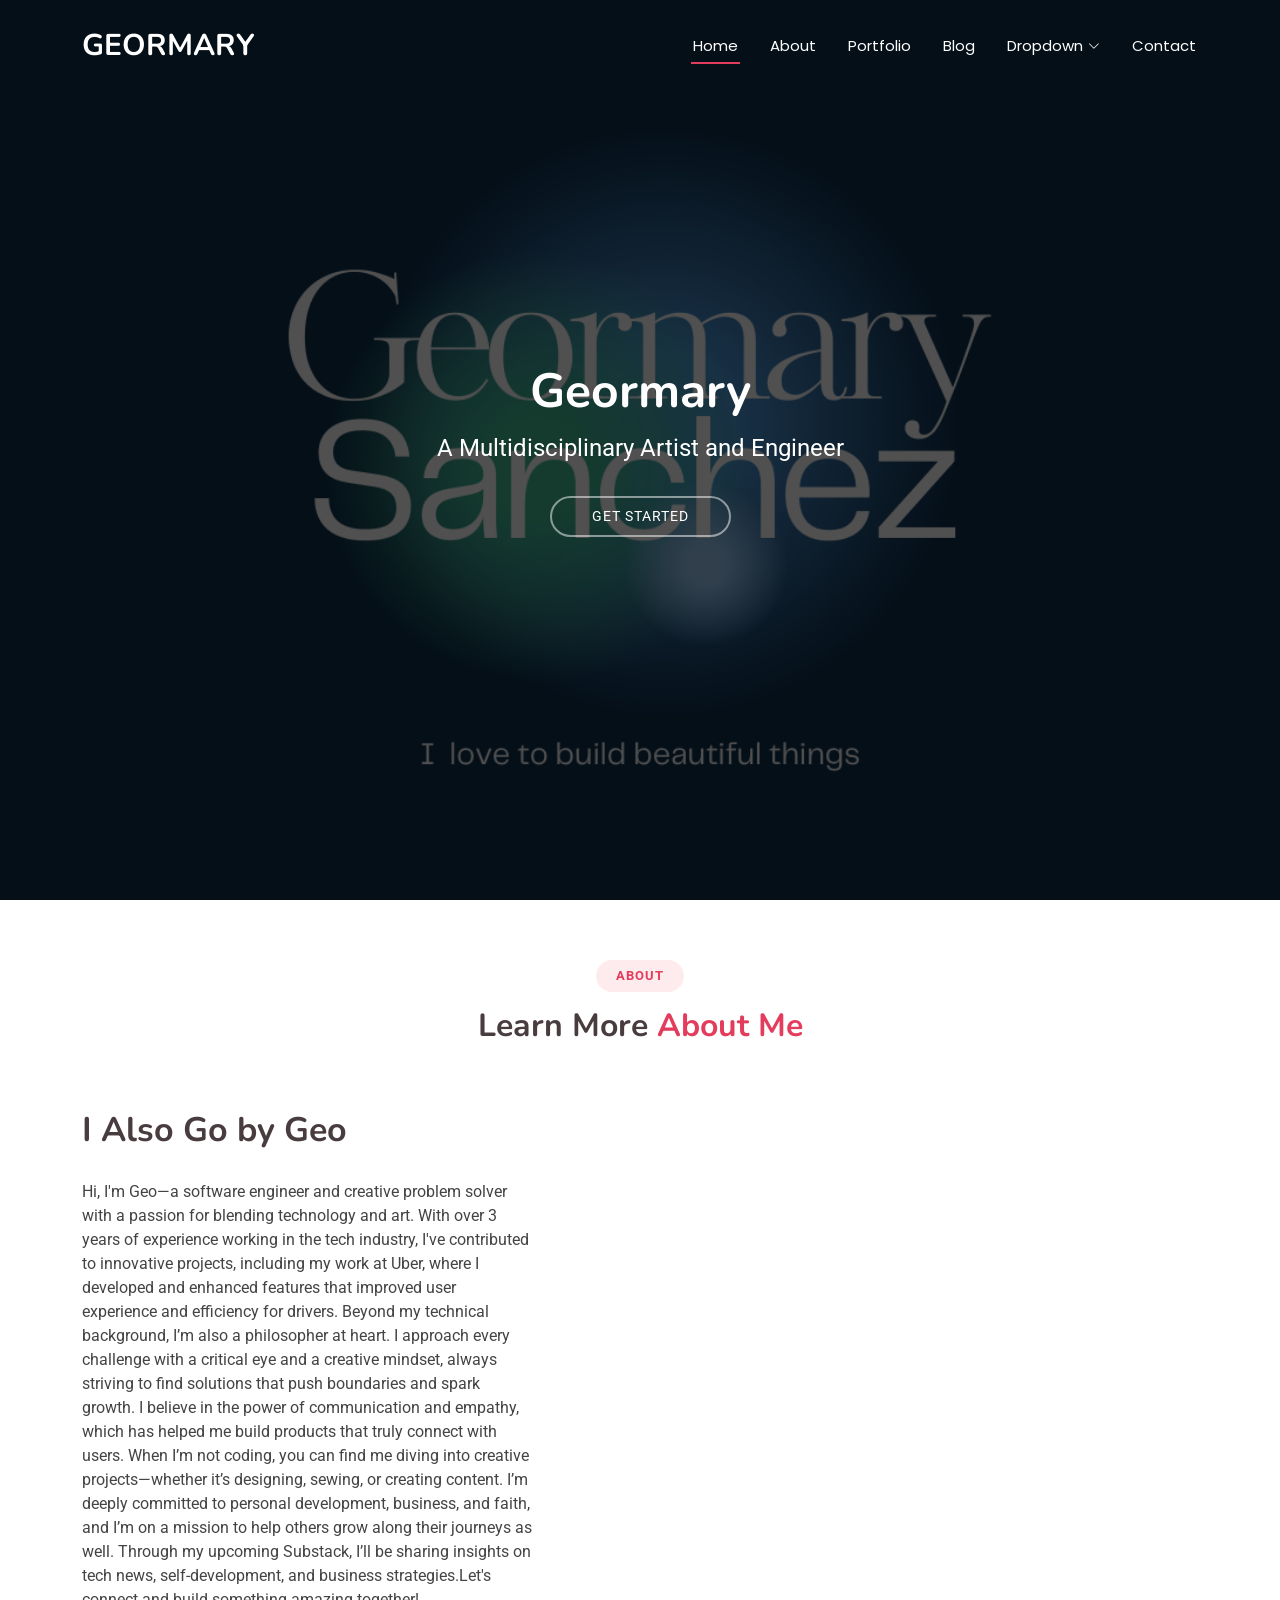
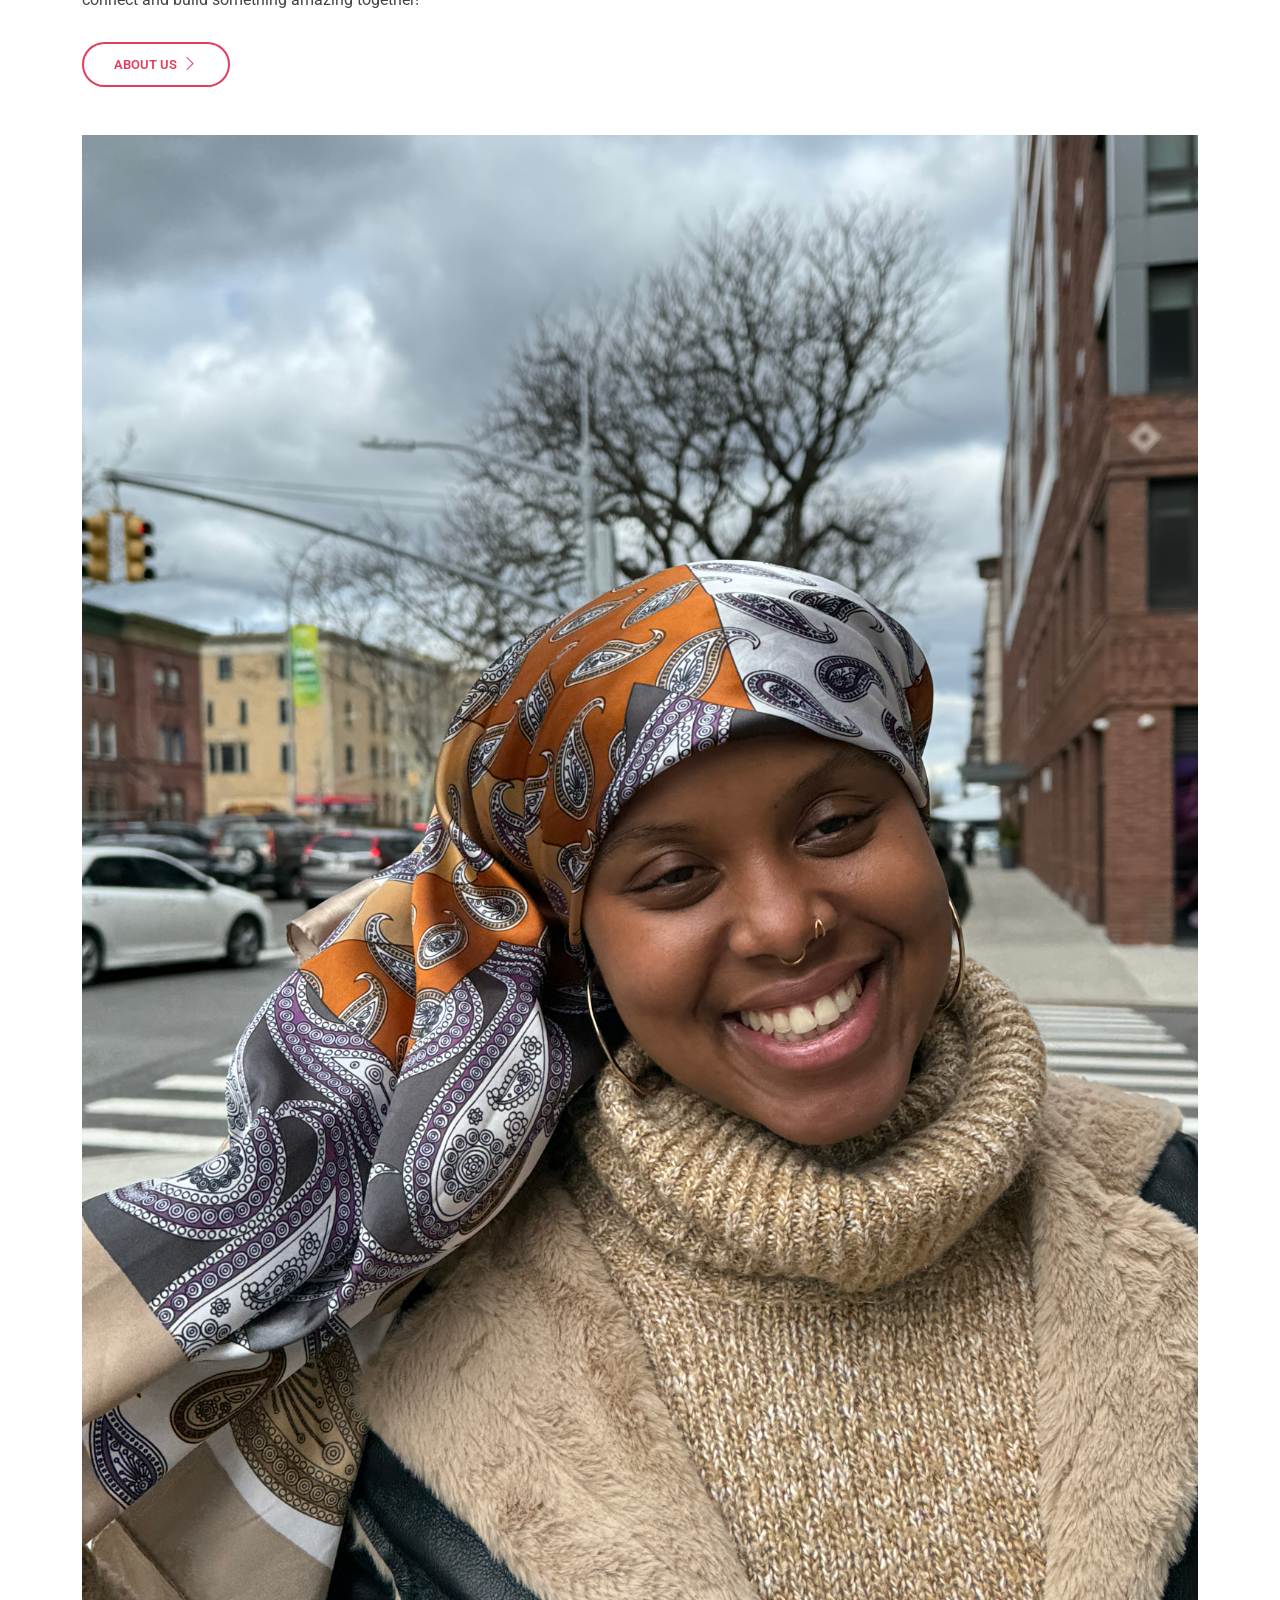
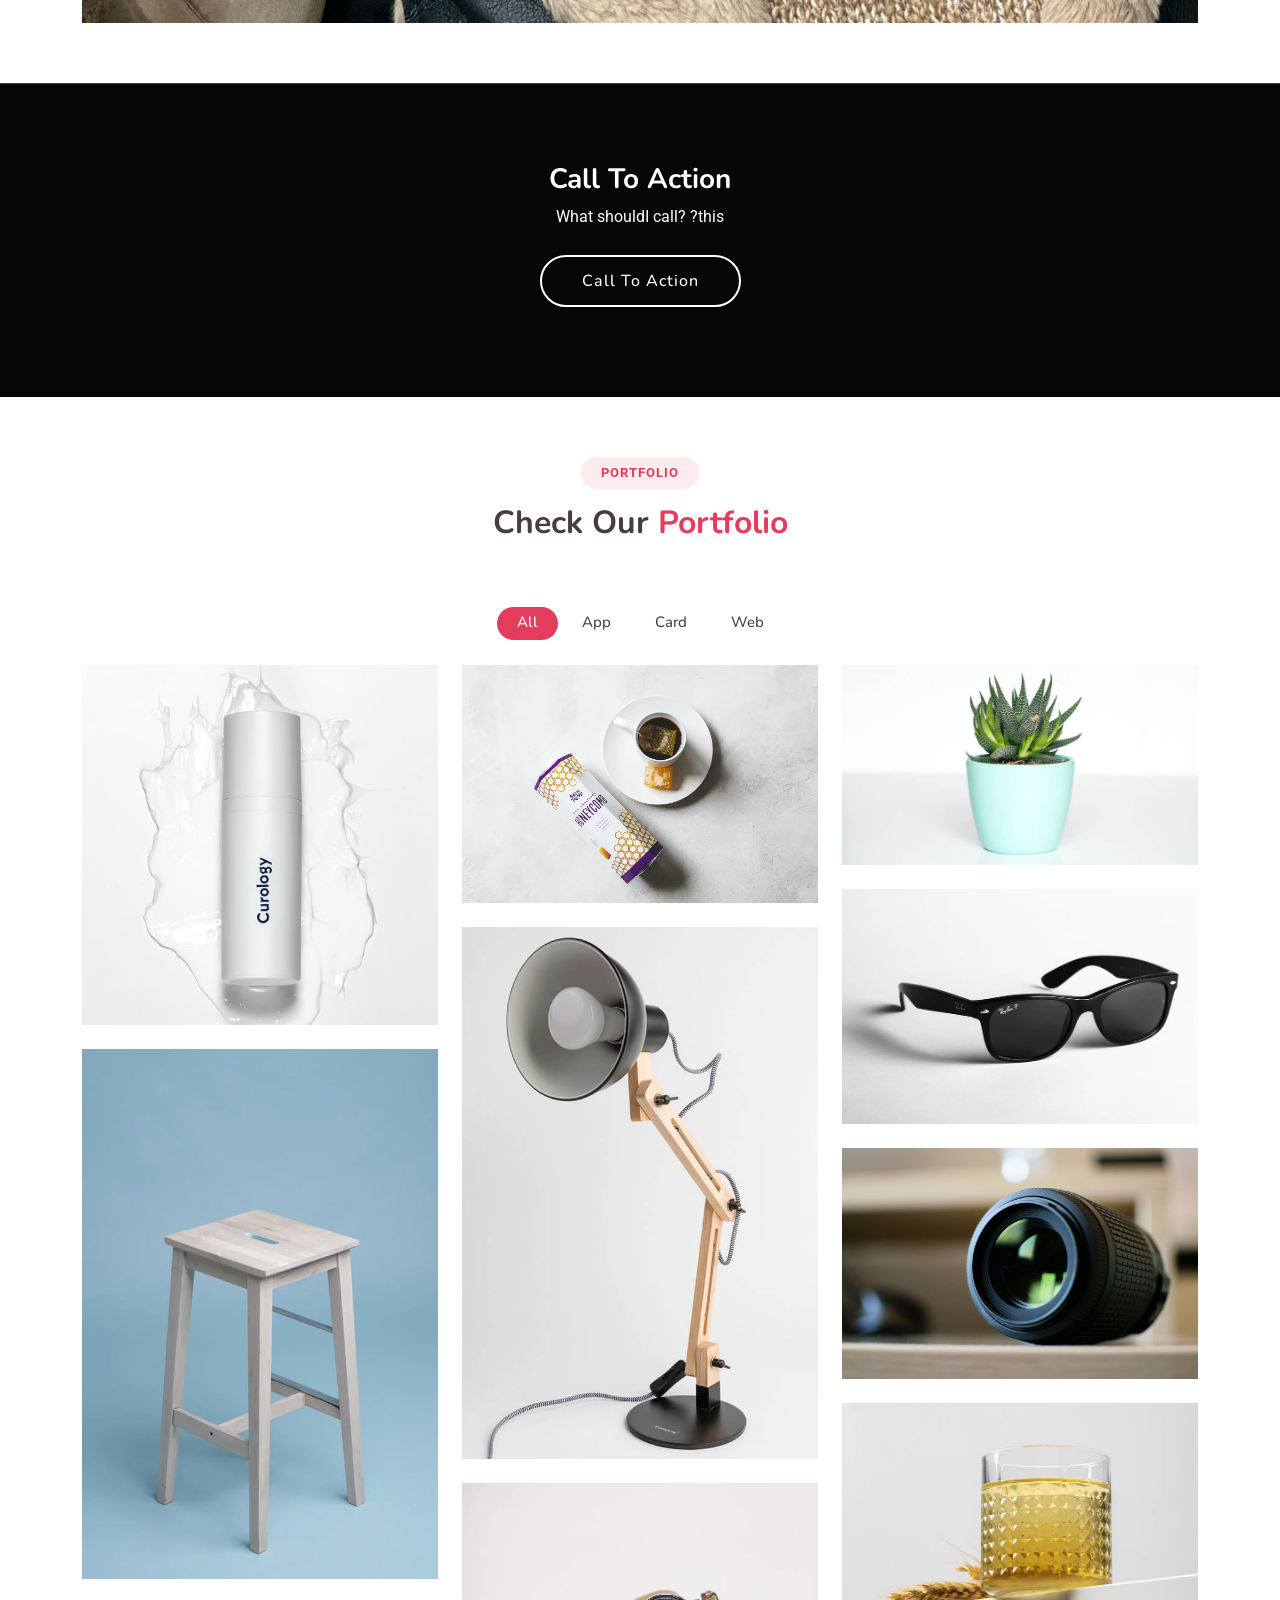
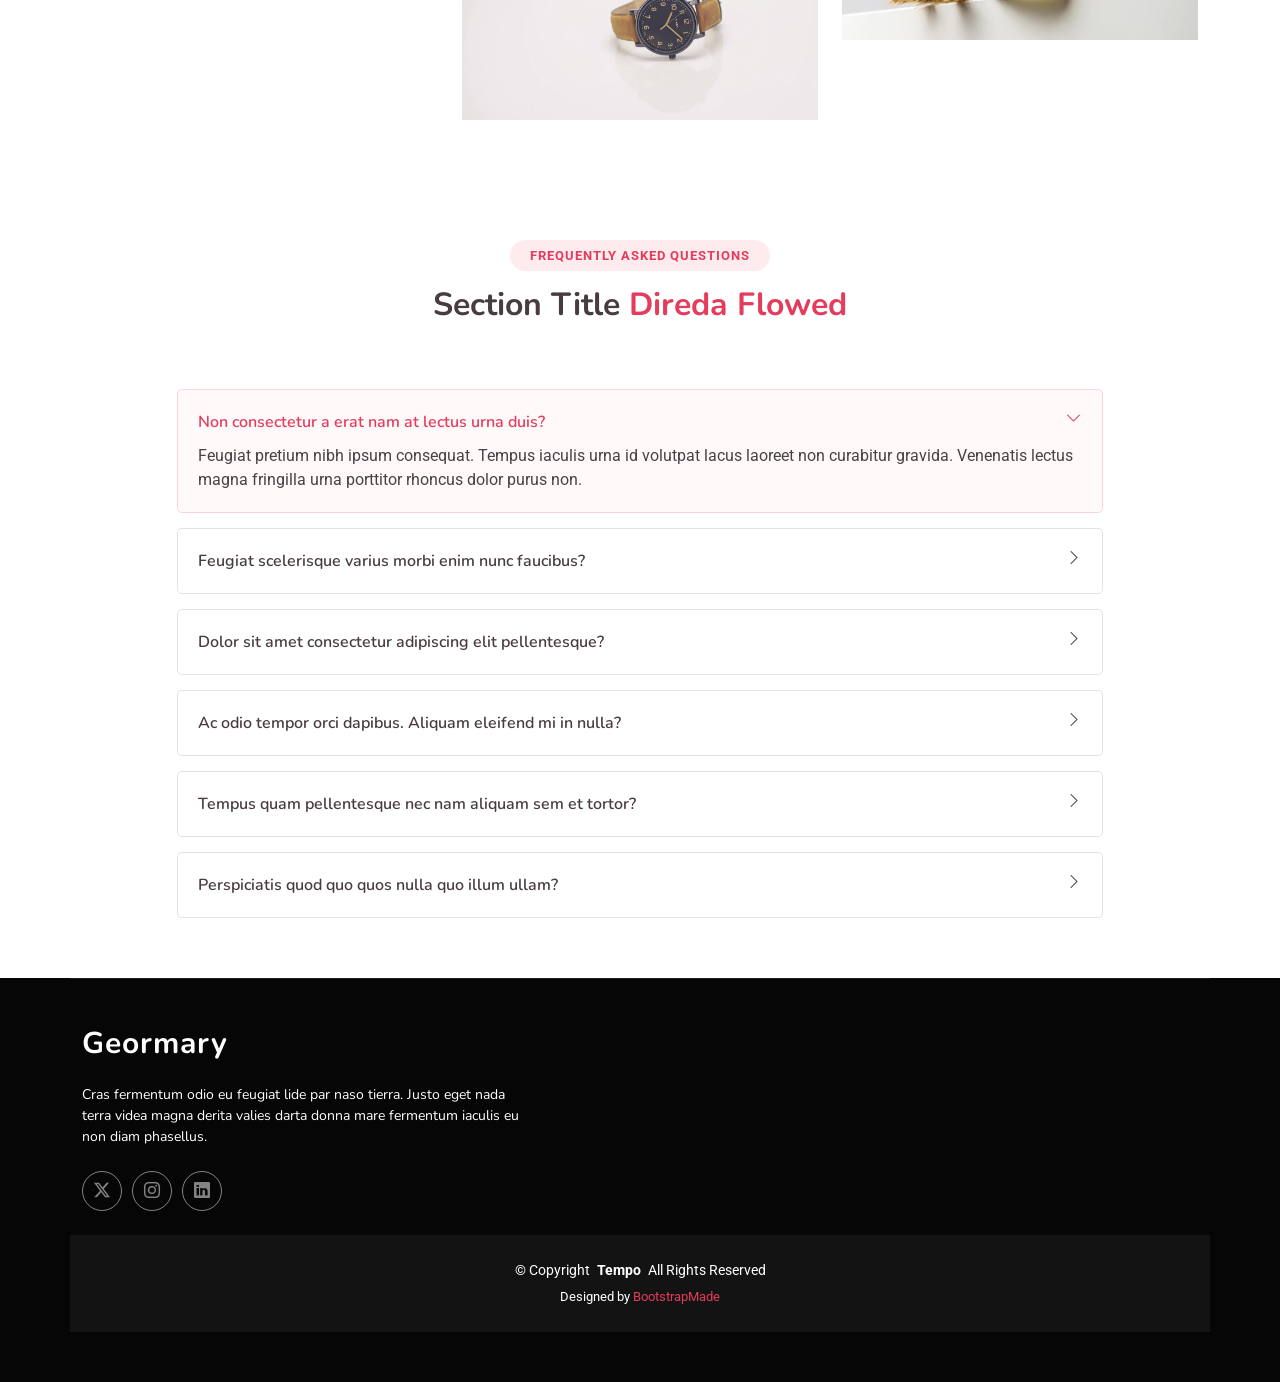
<file: index.html>
<!DOCTYPE html>
<html lang="en">

<head>
  <meta charset="utf-8">
  <meta content="width=device-width, initial-scale=1.0" name="viewport">
  <title>Geormary</title>
  <meta name="description" content="">
  <meta name="keywords" content="">

  <!-- Favicons -->
  <link href="G" rel="icon">
  <link href="assets/img/apple-touch-icon.png" rel="apple-touch-icon">

  <!-- Fonts -->
  <link href="https://fonts.googleapis.com" rel="preconnect">
  <link href="https://fonts.gstatic.com" rel="preconnect" crossorigin>
  <link href="https://fonts.googleapis.com/css2?family=Roboto:ital,wght@0,100;0,300;0,400;0,500;0,700;0,900;1,100;1,300;1,400;1,500;1,700;1,900&family=Poppins:ital,wght@0,100;0,200;0,300;0,400;0,500;0,600;0,700;0,800;0,900;1,100;1,200;1,300;1,400;1,500;1,600;1,700;1,800;1,900&family=Nunito:ital,wght@0,200;0,300;0,400;0,500;0,600;0,700;0,800;0,900;1,200;1,300;1,400;1,500;1,600;1,700;1,800;1,900&display=swap" rel="stylesheet">

  <!-- Vendor CSS Files -->
  <link href="assets/vendor/bootstrap/css/bootstrap.min.css" rel="stylesheet">
  <link href="assets/vendor/bootstrap-icons/bootstrap-icons.css" rel="stylesheet">
  <link href="assets/vendor/aos/aos.css" rel="stylesheet">
  <link href="assets/vendor/glightbox/css/glightbox.min.css" rel="stylesheet">
  <link href="assets/vendor/swiper/swiper-bundle.min.css" rel="stylesheet">

  <!-- Main CSS File -->
  <link href="assets/css/main.css" rel="stylesheet">

  <!-- =======================================================
  * Template Name: Tempo
  * Template URL: https://bootstrapmade.com/tempo-free-onepage-bootstrap-theme/
  * Updated: Aug 07 2024 with Bootstrap v5.3.3
  * Author: BootstrapMade.com
  * License: https://bootstrapmade.com/license/
  ======================================================== -->
</head>

<body class="index-page">

  <header id="header" class="header d-flex align-items-center fixed-top">
    <div class="container-fluid container-xl position-relative d-flex align-items-center justify-content-between">

      <a href="index.html" class="logo d-flex align-items-center">
        <!-- Uncomment the line below if you also wish to use an image logo -->
        <!-- <img src="assets/img/logo.png" alt=""> -->
        <h1 class="sitename">Geormary</h1>
      </a>

      <nav id="navmenu" class="navmenu">
        <ul>
          <li><a href="#hero" class="active">Home</a></li>
          <li><a href="#about">About</a></li>
          <li><a href="#portfolio">Portfolio</a></li>
          <li><a href="blog.html">Blog</a></li>
          <li class="dropdown"><a href="#"><span>Dropdown</span> <i class="bi bi-chevron-down toggle-dropdown"></i></a>
            <ul>
              <li><a href="#">Dropdown 1</a></li>
              <li class="dropdown"><a href="#"><span>Deep Dropdown</span> <i class="bi bi-chevron-down toggle-dropdown"></i></a>
                <ul>
                  <li><a href="#">Deep Dropdown 1</a></li>
                  <li><a href="#">Deep Dropdown 2</a></li>
                  <li><a href="#">Deep Dropdown 3</a></li>
                  <li><a href="#">Deep Dropdown 4</a></li>
                  <li><a href="#">Deep Dropdown 5</a></li>
                </ul>
              </li>
              <li><a href="#">Dropdown 2</a></li>
              <li><a href="#">Dropdown 3</a></li>
              <li><a href="#">Dropdown 4</a></li>
            </ul>
          </li>
          <li><a href="#contact">Contact</a></li>
        </ul>
        <i class="mobile-nav-toggle d-xl-none bi bi-list"></i>
      </nav>

    </div>
  </header>

  <main class="main">

    <!-- Hero Section -->
    <section id="hero" class="hero section dark-background">

      <img src="assets/img/hero.png" alt="" data-aos="fade-in">

      <div class="container text-center" data-aos="fade-up" data-aos-delay="100">
        <div class="row justify-content-center">
          <div class="col-lg-8">
            <h2>Geormary</h2>
            <p> A Multidisciplinary Artist and Engineer</p>
            <a href="#about" class="btn-get-started">Get Started</a>
          </div>
        </div>
      </div>

    </section><!-- /Hero Section -->

    <!-- About Section -->
    <section id="about" class="about section">

      <!-- Section Title -->
      <div class="container section-title" data-aos="fade-up">
        <h2>About</h2>
        <p><span>Learn More </span> <span class="description-title">About Me<br></span></p>
      </div><!-- End Section Title -->

      <div class="container">
        <div class="row gy-5">
          <div class="content col-xl-5 d-flex flex-column" data-aos="fade-up" data-aos-delay="100">
            <h3>I Also Go by Geo</h3>
              <p>Hi, I'm Geo—a software engineer and creative problem solver with a passion for blending technology and art. With over 3 years of experience working in the tech industry, I've contributed to innovative projects, including my work at Uber, where I developed and enhanced features that improved user experience and efficiency for drivers. Beyond my technical background, I’m also a philosopher at heart. I approach every challenge with a critical eye and a creative mindset, always striving to find solutions that push boundaries and spark growth. I believe in the power of communication and empathy, which has helped me build products that truly connect with users. When I’m not coding, you can find me diving into creative projects—whether it’s designing, sewing, or creating content. I’m deeply committed to personal development, business, and faith, and I’m on a mission to help others grow along their journeys as well. Through my upcoming Substack, I’ll be sharing insights on tech news, self-development, and business strategies.Let's connect and build something amazing together!</p>
            <a href="#" class="about-btn align-self-center align-self-xl-start"><span>About us</span> <i class="bi bi-chevron-right"></i></a>
          </div>

          <div class="col-xl-" data-aos="fade-up" data-aos-delay="200">
            <div class="row gy-4">

              <!-- <div class="col-md-7 Icon-Box position-relative"> -->
                <img src="assets/img/IMG_1631.JPG" class="img-fluid">
                <!-- </div>Icon-Box -->
            </div>
          </div>
        </div>
      </div>
    </section><!-- /About Section -->

    <!-- Call To Action Section -->
    <section id="call-to-action" class="call-to-action section dark-background">

      <img src="assets/img/cta-bg.jpg" alt="">

      <div class="container">
        <div class="row justify-content-center" data-aos="zoom-in" data-aos-delay="100">
          <div class="col-xl-10">
            <div class="text-center">
              <h3>Call To Action</h3>
              <p>What shouldI call? ?this</p>
              <a class="cta-btn" href="#">Call To Action</a>
            </div>
          </div>
        </div>
      </div>

    </section><!-- /Call To Action Section -->

    <!-- Portfolio Section -->
    <section id="portfolio" class="portfolio section">

      <!-- Section Title -->
      <div class="container section-title" data-aos="fade-up">
        <h2>Portfolio</h2>
        <p><span>Check Our</span> <span class="description-title">Portfolio</span></p>
      </div><!-- End Section Title -->

      <div class="container">

        <div class="isotope-layout" data-default-filter="*" data-layout="masonry" data-sort="original-order">

          <ul class="portfolio-filters isotope-filters" data-aos="fade-up" data-aos-delay="100">
            <li data-filter="*" class="filter-active">All</li>
            <li data-filter=".filter-app">App</li>
            <li data-filter=".filter-product">Card</li>
            <li data-filter=".filter-branding">Web</li>
          </ul><!-- End Portfolio Filters -->

          <div class="row gy-4 isotope-container" data-aos="fade-up" data-aos-delay="200">

            <div class="col-lg-4 col-md-6 portfolio-item isotope-item filter-app">
              <img src="assets/img/masonry-portfolio/masonry-portfolio-1.jpg" class="img-fluid" alt="">
              <div class="portfolio-info">
                <h4>App 1</h4>
                <p>Lorem ipsum, dolor sit</p>
                <a href="assets/img/masonry-portfolio/masonry-portfolio-1.jpg" title="App 1" data-gallery="portfolio-gallery-app" class="glightbox preview-link"><i class="bi bi-zoom-in"></i></a>
                <a href="portfolio-details.html" title="More Details" class="details-link"><i class="bi bi-link-45deg"></i></a>
              </div>
            </div><!-- End Portfolio Item -->

            <div class="col-lg-4 col-md-6 portfolio-item isotope-item filter-product">
              <img src="assets/img/masonry-portfolio/masonry-portfolio-2.jpg" class="img-fluid" alt="">
              <div class="portfolio-info">
                <h4>Product 1</h4>
                <p>Lorem ipsum, dolor sit</p>
                <a href="assets/img/masonry-portfolio/masonry-portfolio-2.jpg" title="Product 1" data-gallery="portfolio-gallery-product" class="glightbox preview-link"><i class="bi bi-zoom-in"></i></a>
                <a href="portfolio-details.html" title="More Details" class="details-link"><i class="bi bi-link-45deg"></i></a>
              </div>
            </div><!-- End Portfolio Item -->

            <div class="col-lg-4 col-md-6 portfolio-item isotope-item filter-branding">
              <img src="assets/img/masonry-portfolio/masonry-portfolio-3.jpg" class="img-fluid" alt="">
              <div class="portfolio-info">
                <h4>Branding 1</h4>
                <p>Lorem ipsum, dolor sit</p>
                <a href="assets/img/masonry-portfolio/masonry-portfolio-3.jpg" title="Branding 1" data-gallery="portfolio-gallery-branding" class="glightbox preview-link"><i class="bi bi-zoom-in"></i></a>
                <a href="portfolio-details.html" title="More Details" class="details-link"><i class="bi bi-link-45deg"></i></a>
              </div>
            </div><!-- End Portfolio Item -->

            <div class="col-lg-4 col-md-6 portfolio-item isotope-item filter-app">
              <img src="assets/img/masonry-portfolio/masonry-portfolio-4.jpg" class="img-fluid" alt="">
              <div class="portfolio-info">
                <h4>App 2</h4>
                <p>Lorem ipsum, dolor sit</p>
                <a href="assets/img/masonry-portfolio/masonry-portfolio-4.jpg" title="App 2" data-gallery="portfolio-gallery-app" class="glightbox preview-link"><i class="bi bi-zoom-in"></i></a>
                <a href="portfolio-details.html" title="More Details" class="details-link"><i class="bi bi-link-45deg"></i></a>
              </div>
            </div><!-- End Portfolio Item -->

            <div class="col-lg-4 col-md-6 portfolio-item isotope-item filter-product">
              <img src="assets/img/masonry-portfolio/masonry-portfolio-5.jpg" class="img-fluid" alt="">
              <div class="portfolio-info">
                <h4>Product 2</h4>
                <p>Lorem ipsum, dolor sit</p>
                <a href="assets/img/masonry-portfolio/masonry-portfolio-5.jpg" title="Product 2" data-gallery="portfolio-gallery-product" class="glightbox preview-link"><i class="bi bi-zoom-in"></i></a>
                <a href="portfolio-details.html" title="More Details" class="details-link"><i class="bi bi-link-45deg"></i></a>
              </div>
            </div><!-- End Portfolio Item -->

            <div class="col-lg-4 col-md-6 portfolio-item isotope-item filter-branding">
              <img src="assets/img/masonry-portfolio/masonry-portfolio-6.jpg" class="img-fluid" alt="">
              <div class="portfolio-info">
                <h4>Branding 2</h4>
                <p>Lorem ipsum, dolor sit</p>
                <a href="assets/img/masonry-portfolio/masonry-portfolio-6.jpg" title="Branding 2" data-gallery="portfolio-gallery-branding" class="glightbox preview-link"><i class="bi bi-zoom-in"></i></a>
                <a href="portfolio-details.html" title="More Details" class="details-link"><i class="bi bi-link-45deg"></i></a>
              </div>
            </div><!-- End Portfolio Item -->

            <div class="col-lg-4 col-md-6 portfolio-item isotope-item filter-app">
              <img src="assets/img/masonry-portfolio/masonry-portfolio-7.jpg" class="img-fluid" alt="">
              <div class="portfolio-info">
                <h4>App 3</h4>
                <p>Lorem ipsum, dolor sit</p>
                <a href="assets/img/masonry-portfolio/masonry-portfolio-7.jpg" title="App 3" data-gallery="portfolio-gallery-app" class="glightbox preview-link"><i class="bi bi-zoom-in"></i></a>
                <a href="portfolio-details.html" title="More Details" class="details-link"><i class="bi bi-link-45deg"></i></a>
              </div>
            </div><!-- End Portfolio Item -->

            <div class="col-lg-4 col-md-6 portfolio-item isotope-item filter-product">
              <img src="assets/img/masonry-portfolio/masonry-portfolio-8.jpg" class="img-fluid" alt="">
              <div class="portfolio-info">
                <h4>Product 3</h4>
                <p>Lorem ipsum, dolor sit</p>
                <a href="assets/img/masonry-portfolio/masonry-portfolio-8.jpg" title="Product 3" data-gallery="portfolio-gallery-product" class="glightbox preview-link"><i class="bi bi-zoom-in"></i></a>
                <a href="portfolio-details.html" title="More Details" class="details-link"><i class="bi bi-link-45deg"></i></a>
              </div>
            </div><!-- End Portfolio Item -->

            <div class="col-lg-4 col-md-6 portfolio-item isotope-item filter-branding">
              <img src="assets/img/masonry-portfolio/masonry-portfolio-9.jpg" class="img-fluid" alt="">
              <div class="portfolio-info">
                <h4>Branding 3</h4>
                <p>Lorem ipsum, dolor sit</p>
                <a href="assets/img/masonry-portfolio/masonry-portfolio-9.jpg" title="Branding 2" data-gallery="portfolio-gallery-branding" class="glightbox preview-link"><i class="bi bi-zoom-in"></i></a>
                <a href="portfolio-details.html" title="More Details" class="details-link"><i class="bi bi-link-45deg"></i></a>
              </div>
            </div><!-- End Portfolio Item -->

          </div><!-- End Portfolio Container -->

        </div>

      </div>

    </section><!-- /Portfolio Section -->

    <!-- Faq Section -->
    <section id="faq" class="faq section">

      <!-- Section Title -->
      <div class="container section-title" data-aos="fade-up">
        <h2>Frequently Asked Questions</h2>
        <p><span>Section Title</span> <span class="description-title">Direda Flowed</span></p>
      </div><!-- End Section Title -->

      <div class="container">

        <div class="row justify-content-center">

          <div class="col-lg-10" data-aos="fade-up" data-aos-delay="100">

            <div class="faq-container">

              <div class="faq-item faq-active">
                <h3>Non consectetur a erat nam at lectus urna duis?</h3>
                <div class="faq-content">
                  <p>Feugiat pretium nibh ipsum consequat. Tempus iaculis urna id volutpat lacus laoreet non curabitur gravida. Venenatis lectus magna fringilla urna porttitor rhoncus dolor purus non.</p>
                </div>
                <i class="faq-toggle bi bi-chevron-right"></i>
              </div><!-- End Faq item-->

              <div class="faq-item">
                <h3>Feugiat scelerisque varius morbi enim nunc faucibus?</h3>
                <div class="faq-content">
                  <p>Dolor sit amet consectetur adipiscing elit pellentesque habitant morbi. Id interdum velit laoreet id donec ultrices. Fringilla phasellus faucibus scelerisque eleifend donec pretium. Est pellentesque elit ullamcorper dignissim. Mauris ultrices eros in cursus turpis massa tincidunt dui.</p>
                </div>
                <i class="faq-toggle bi bi-chevron-right"></i>
              </div><!-- End Faq item-->

              <div class="faq-item">
                <h3>Dolor sit amet consectetur adipiscing elit pellentesque?</h3>
                <div class="faq-content">
                  <p>Eleifend mi in nulla posuere sollicitudin aliquam ultrices sagittis orci. Faucibus pulvinar elementum integer enim. Sem nulla pharetra diam sit amet nisl suscipit. Rutrum tellus pellentesque eu tincidunt. Lectus urna duis convallis convallis tellus. Urna molestie at elementum eu facilisis sed odio morbi quis</p>
                </div>
                <i class="faq-toggle bi bi-chevron-right"></i>
              </div><!-- End Faq item-->

              <div class="faq-item">
                <h3>Ac odio tempor orci dapibus. Aliquam eleifend mi in nulla?</h3>
                <div class="faq-content">
                  <p>Dolor sit amet consectetur adipiscing elit pellentesque habitant morbi. Id interdum velit laoreet id donec ultrices. Fringilla phasellus faucibus scelerisque eleifend donec pretium. Est pellentesque elit ullamcorper dignissim. Mauris ultrices eros in cursus turpis massa tincidunt dui.</p>
                </div>
                <i class="faq-toggle bi bi-chevron-right"></i>
              </div><!-- End Faq item-->

              <div class="faq-item">
                <h3>Tempus quam pellentesque nec nam aliquam sem et tortor?</h3>
                <div class="faq-content">
                  <p>Molestie a iaculis at erat pellentesque adipiscing commodo. Dignissim suspendisse in est ante in. Nunc vel risus commodo viverra maecenas accumsan. Sit amet nisl suscipit adipiscing bibendum est. Purus gravida quis blandit turpis cursus in</p>
                </div>
                <i class="faq-toggle bi bi-chevron-right"></i>
              </div><!-- End Faq item-->

              <div class="faq-item">
                <h3>Perspiciatis quod quo quos nulla quo illum ullam?</h3>
                <div class="faq-content">
                  <p>Enim ea facilis quaerat voluptas quidem et dolorem. Quis et consequatur non sed in suscipit sequi. Distinctio ipsam dolore et.</p>
                </div>
                <i class="faq-toggle bi bi-chevron-right"></i>
              </div><!-- End Faq item-->

            </div>

          </div><!-- End Faq Column-->

        </div>

      </div>

    </section><!-- /Faq Section -->

  </main>

  <footer id="footer" class="footer dark-background">

    <div class="container footer-top">
      <div class="row gy-4">
        <div class="col-lg-5 col-md-12 footer-about">
          <a href="index.html" class="logo d-flex align-items-center">
            <span class="sitename">Geormary</span>
          </a>
          <p>Cras fermentum odio eu feugiat lide par naso tierra. Justo eget nada terra videa magna derita valies darta donna mare fermentum iaculis eu non diam phasellus.</p>
          <div class="social-links d-flex mt-4">
            <a href=""><i class="bi bi-twitter-x"></i></a>
            <a href=""><i class="bi bi-instagram"></i></a>
            <a href=""><i class="bi bi-linkedin"></i></a>
          </div>
        </div>
      </div>
    </div>

    <div class="container copyright text-center mt-4">
      <p>© <span>Copyright</span> <strong class="px-1 sitename">Tempo</strong> <span>All Rights Reserved</span></p>
      <div class="credits">
        <!-- All the links in the footer should remain intact. -->
        <!-- You can delete the links only if you've purchased the pro version. -->
        <!-- Licensing information: https://bootstrapmade.com/license/ -->
        <!-- Purchase the pro version with working PHP/AJAX contact form: [buy-url] -->
        Designed by <a href="https://bootstrapmade.com/">BootstrapMade</a>
      </div>
    </div>

  </footer>

  <!-- Scroll Top -->
  <a href="#" id="scroll-top" class="scroll-top d-flex align-items-center justify-content-center"><i class="bi bi-arrow-up-short"></i></a>

  <!-- Preloader -->
  <div id="preloader"></div>

  <!-- Vendor JS Files -->
  <script src="assets/vendor/bootstrap/js/bootstrap.bundle.min.js"></script>
  <script src="assets/vendor/php-email-form/validate.js"></script>
  <script src="assets/vendor/aos/aos.js"></script>
  <script src="assets/vendor/glightbox/js/glightbox.min.js"></script>
  <script src="assets/vendor/imagesloaded/imagesloaded.pkgd.min.js"></script>
  <script src="assets/vendor/isotope-layout/isotope.pkgd.min.js"></script>
  <script src="assets/vendor/swiper/swiper-bundle.min.js"></script>

  <!-- Main JS File -->
  <script src="assets/js/main.js"></script>

</body>

</html>
</file>
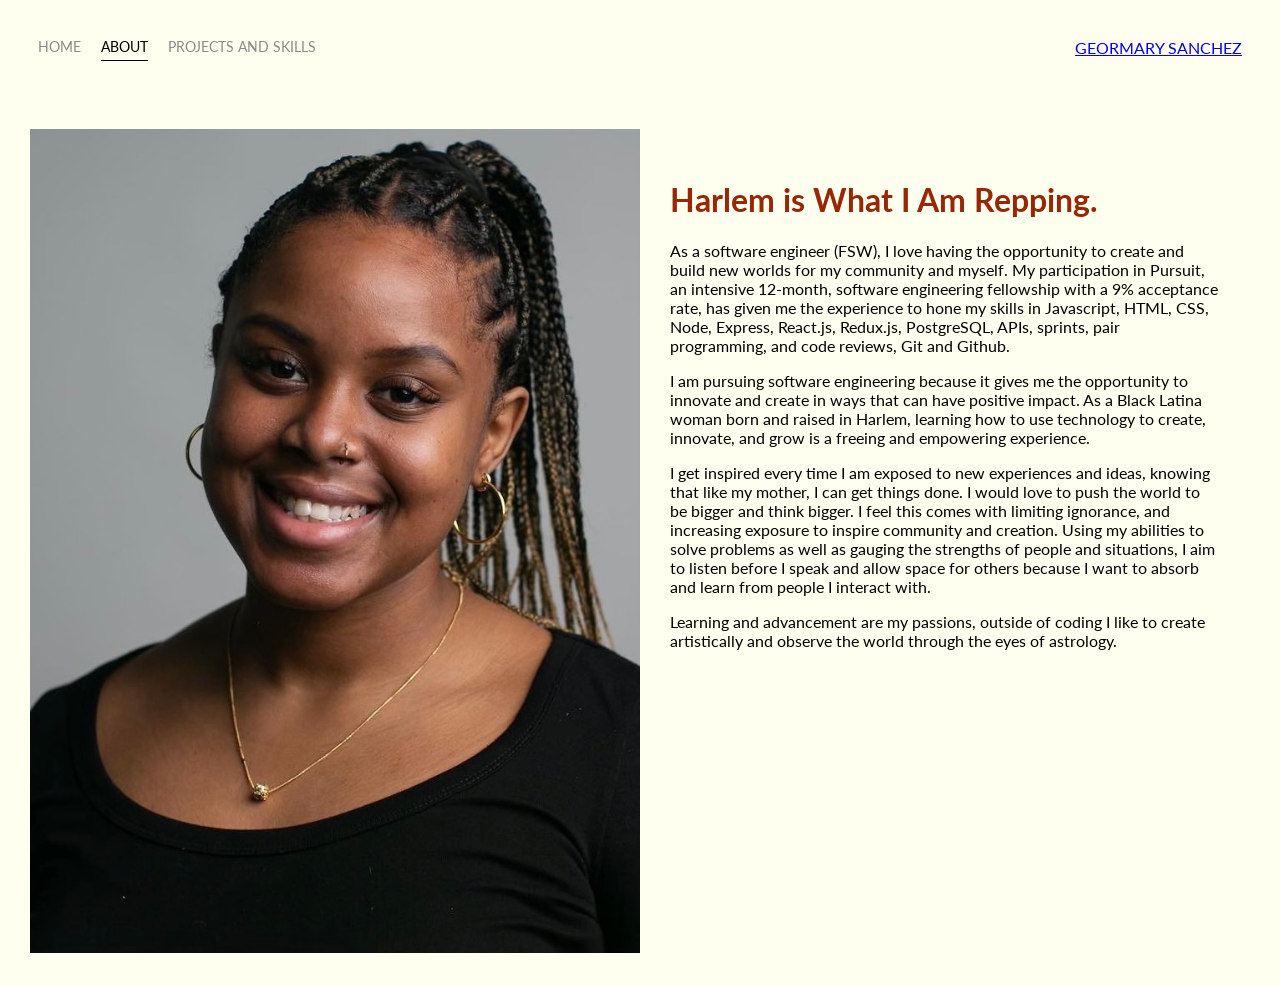
<file: about.html>
<!DOCTYPE html>
<html lang="en">

<head>
  <meta charset="UTF-8" />
  <title>GEORMARY</title>
  <link href="https://fonts.googleapis.com/css?family=Lato" rel="stylesheet" />
  <link rel="stylesheet" href="styles.css" />
</head>

<body>
  <main class="container">
    <nav class="nav-bar">
      <section class="left-side">
        <div class="nav-link-wrapper">
          <a href="index.html">Home</a>
        </div>
        <div class="nav-link-wrapper active-nav-link">
          <a href="about.html">About</a>
        </div>
        <div class="nav-link-wrapper">
          <a href="project.html">Projects and Skills</a>
        </div>
      </section>

      <section class="right-side">
        <div class="brand">
          <a href="about.html">GEORMARY SANCHEZ</a>
        </div>
      </section>
    </nav>

  <div class="content-wrapper">
    <div class="two-column-wrapper">
      <div class="profile-image-wrapper">
        <img src="images/headshot.jpg" alt="headshot"/>
      </div> 

      <div class="profile-content-wrapper">
        <h1>Harlem is What I Am Repping.</h1>
        <p>
          As a software engineer (FSW), I love having the opportunity to
          create and build new worlds for my community and myself. My
          participation in Pursuit, an intensive 12-month, software
          engineering fellowship with a 9% acceptance rate, has given me the
          experience to hone my skills in Javascript, HTML, CSS, Node,
          Express, React.js, Redux.js, PostgreSQL, APIs, sprints, pair
          programming, and code reviews, Git and Github.
        </p>

        <p>
          I am pursuing software engineering because it gives me the
          opportunity to innovate and create in ways that can have positive
          impact. As a Black Latina woman born and raised in Harlem,
          learning how to use technology to create, innovate, and grow is a
          freeing and empowering experience.
        </p>

        <p>
          I get inspired every time I am exposed to new experiences and
          ideas, knowing that like my mother, I can get things done. I would
          love to push the world to be bigger and think bigger. I feel this
          comes with limiting ignorance, and increasing exposure to inspire
          community and creation. Using my abilities to solve problems as
          well as gauging the strengths of people and situations, I aim to
          listen before I speak and allow space for others because I want to
          absorb and learn from people I interact with.
        </p>

        <p>
          Learning and advancement are my passions, outside of coding I like
          to create artistically and observe the world through the eyes of
          astrology.
        </p>
      </div>
    </div>
  </div>
</main>
</body>

</html>
</file>
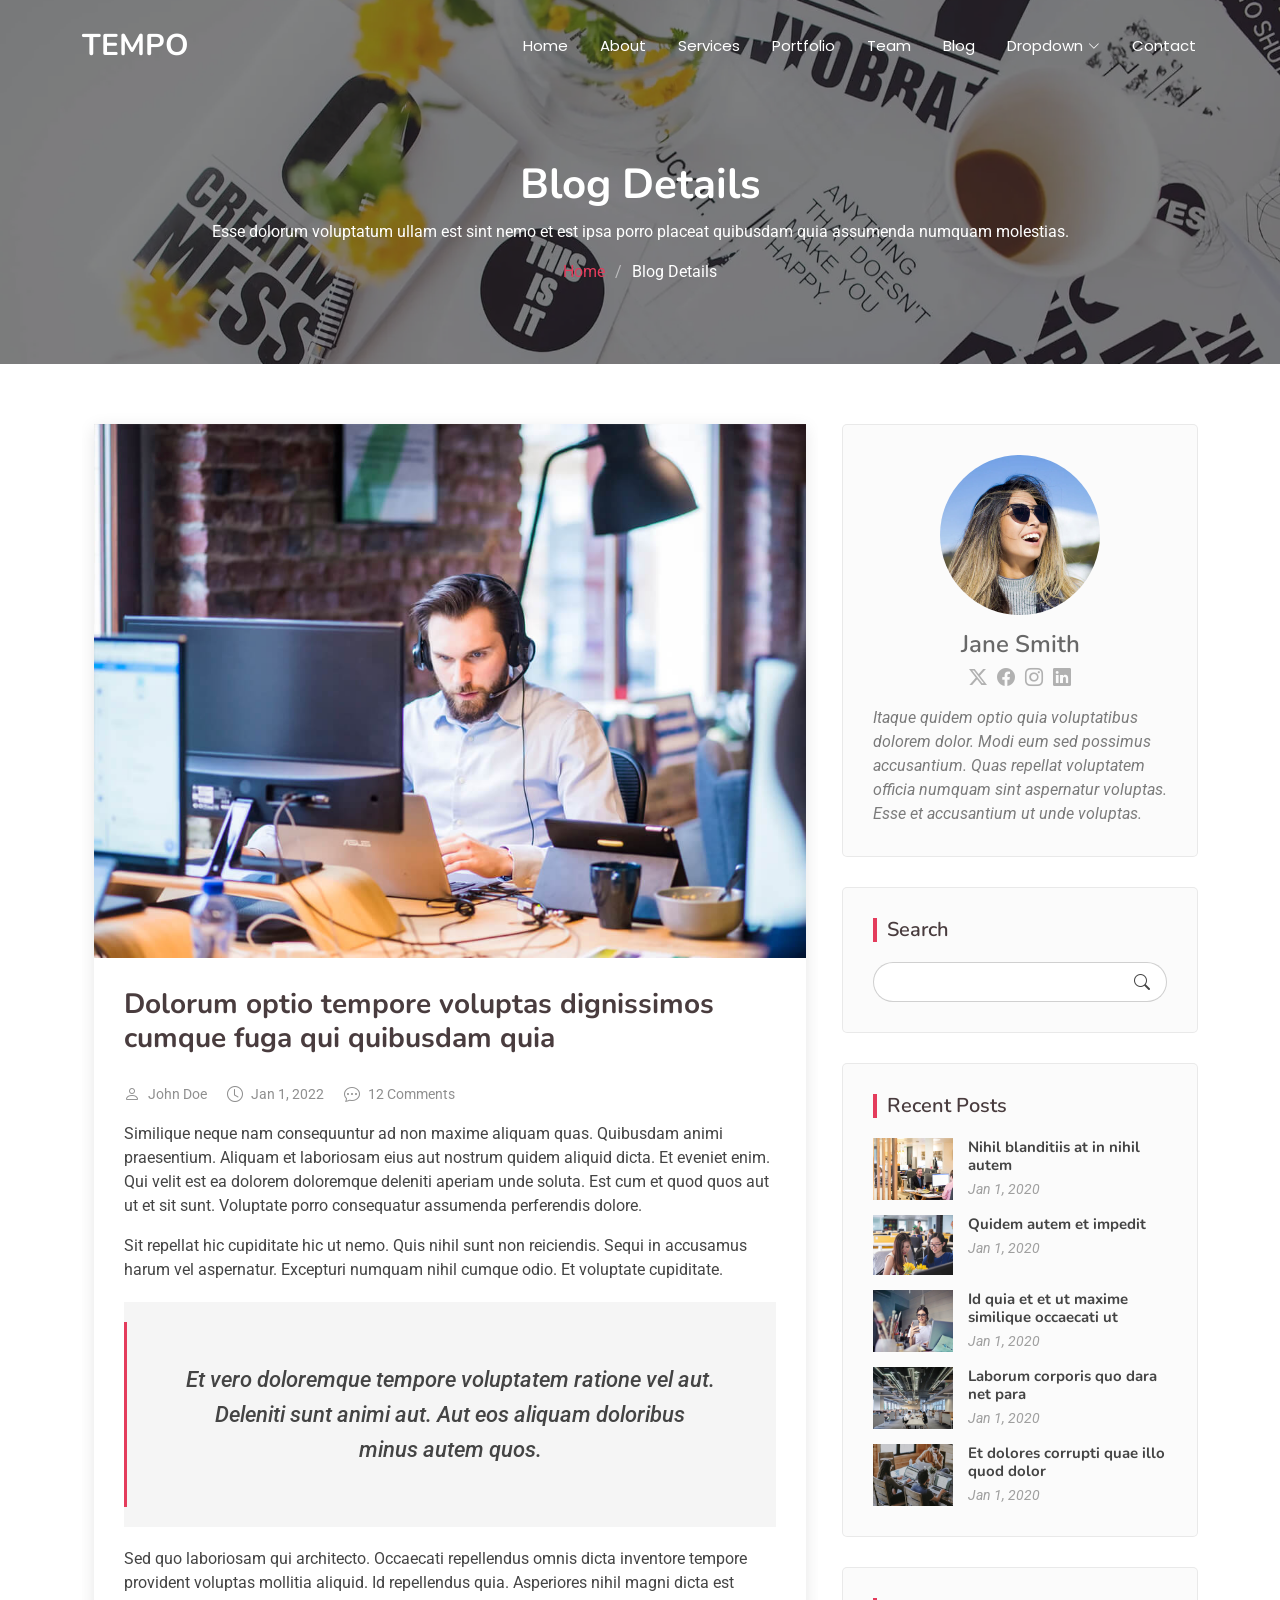
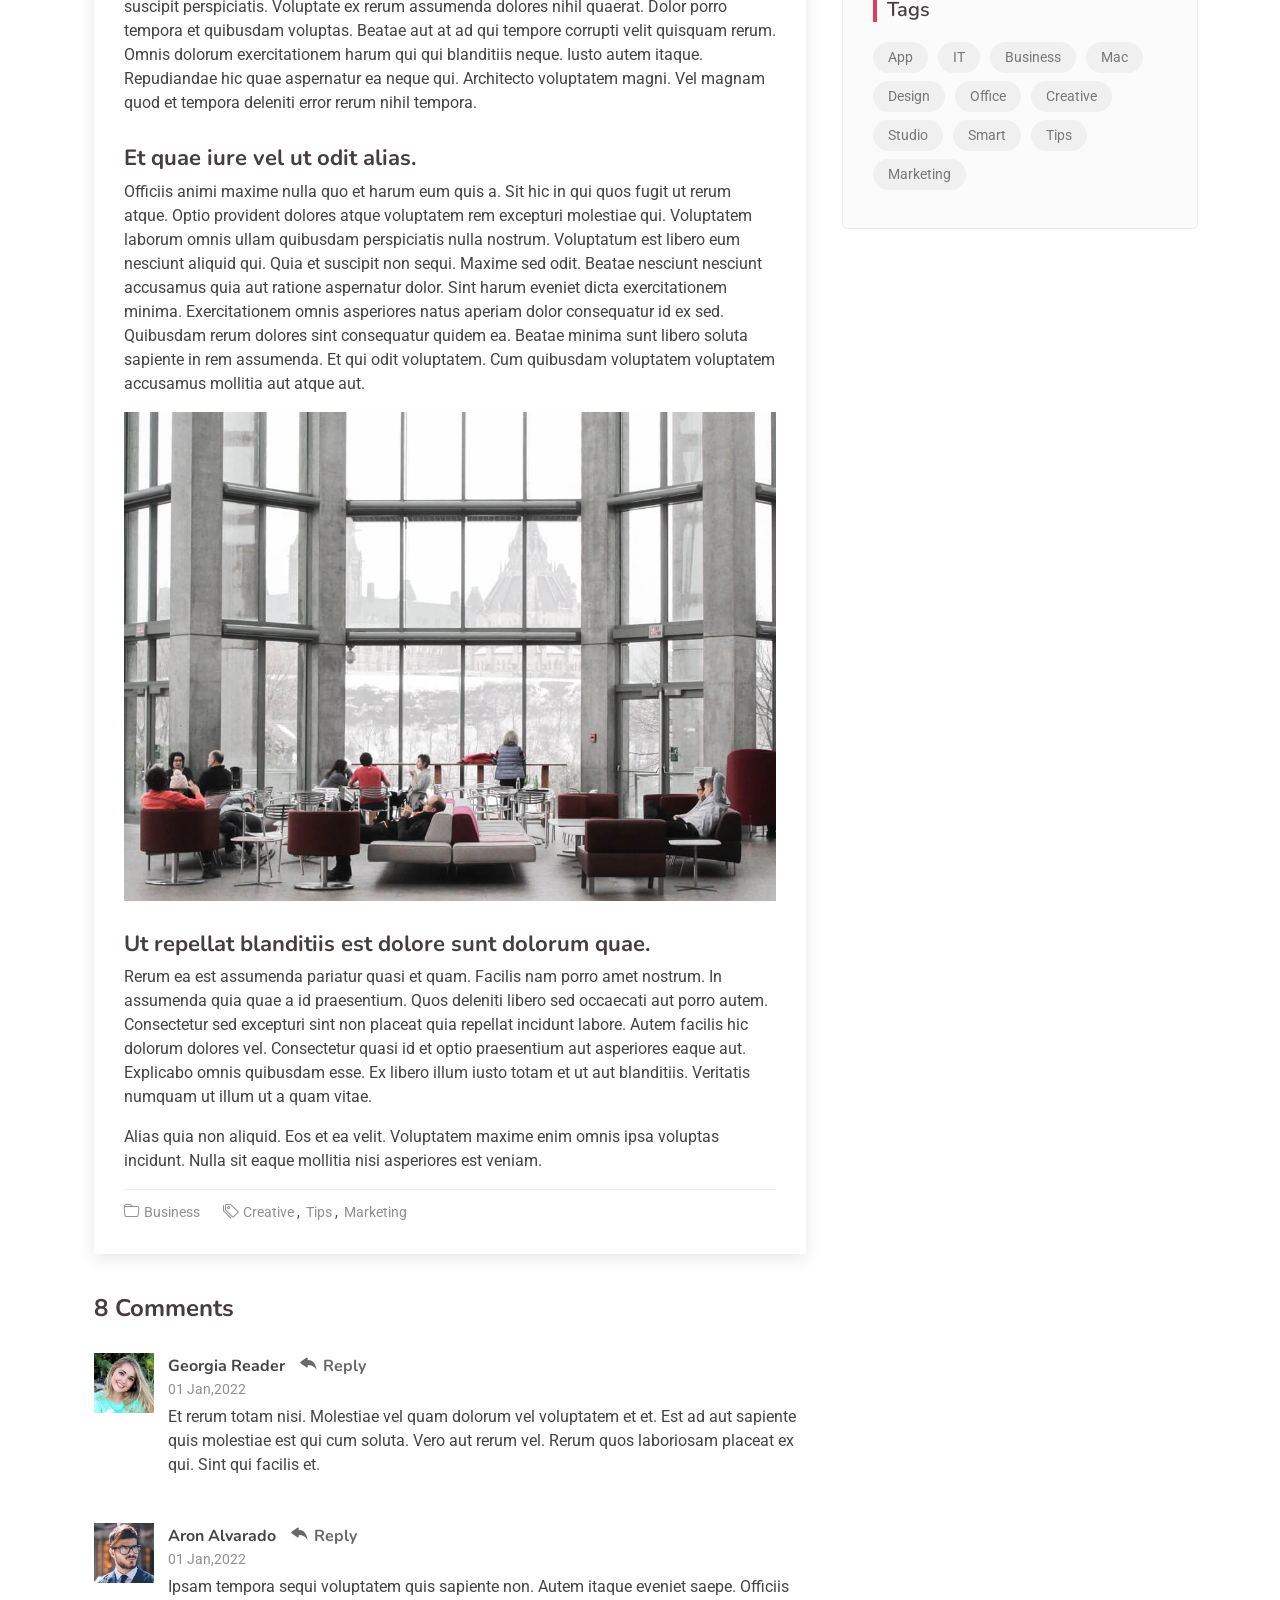
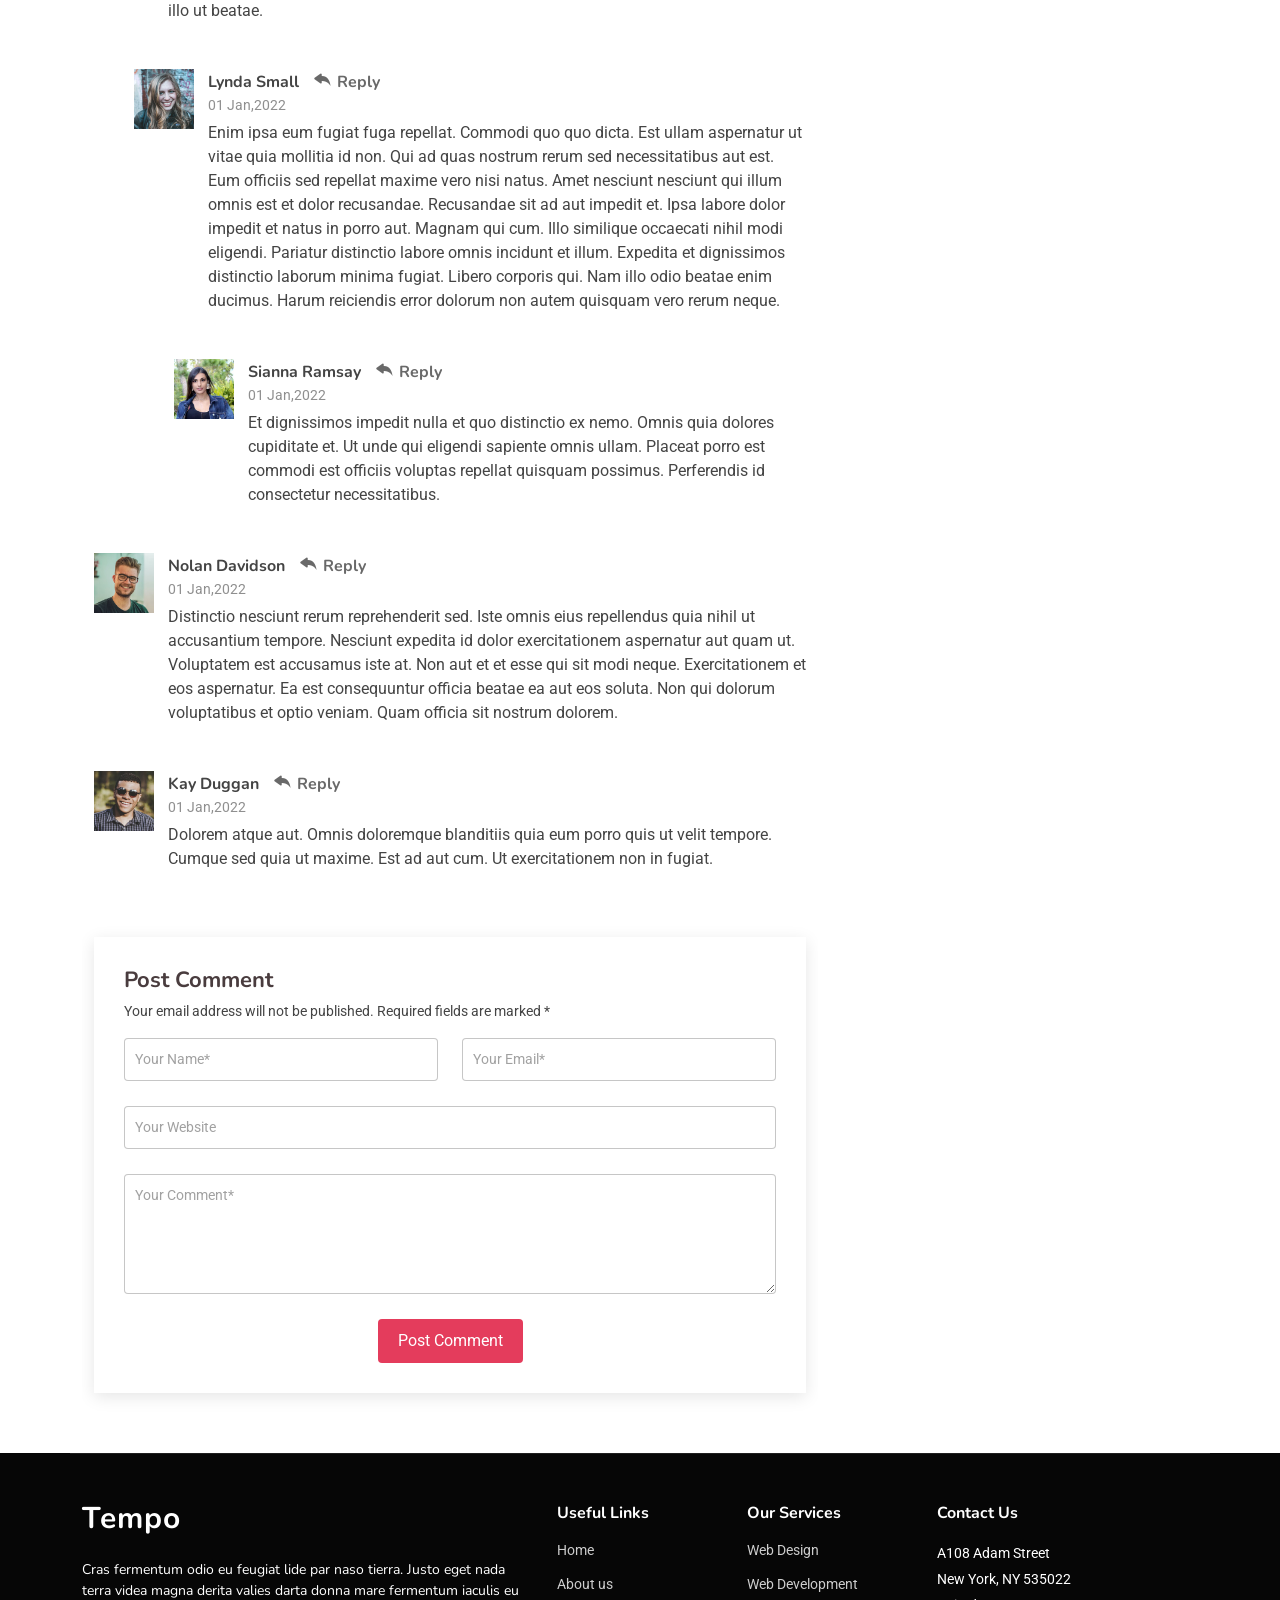
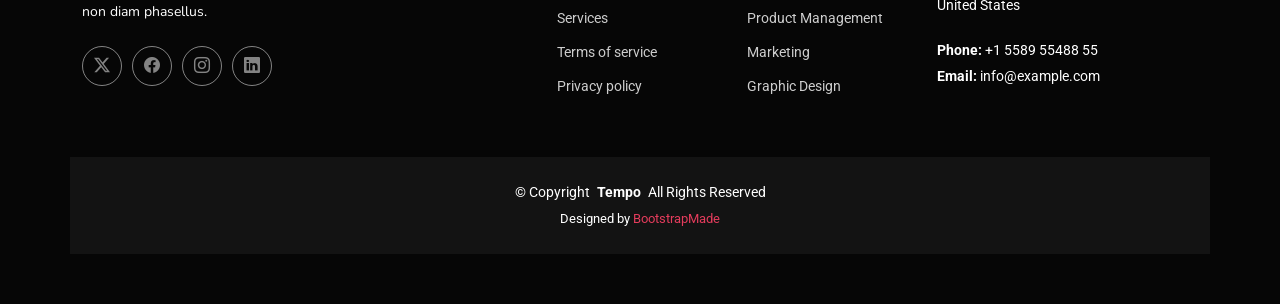
<file: blog-details.html>
<!DOCTYPE html>
<html lang="en">

<head>
  <meta charset="utf-8">
  <meta content="width=device-width, initial-scale=1.0" name="viewport">
  <title>Blog Details - Tempo Bootstrap Template</title>
  <meta name="description" content="">
  <meta name="keywords" content="">

  <!-- Favicons -->
  <link href="assets/img/favicon.png" rel="icon">
  <link href="assets/img/apple-touch-icon.png" rel="apple-touch-icon">

  <!-- Fonts -->
  <link href="https://fonts.googleapis.com" rel="preconnect">
  <link href="https://fonts.gstatic.com" rel="preconnect" crossorigin>
  <link href="https://fonts.googleapis.com/css2?family=Roboto:ital,wght@0,100;0,300;0,400;0,500;0,700;0,900;1,100;1,300;1,400;1,500;1,700;1,900&family=Poppins:ital,wght@0,100;0,200;0,300;0,400;0,500;0,600;0,700;0,800;0,900;1,100;1,200;1,300;1,400;1,500;1,600;1,700;1,800;1,900&family=Nunito:ital,wght@0,200;0,300;0,400;0,500;0,600;0,700;0,800;0,900;1,200;1,300;1,400;1,500;1,600;1,700;1,800;1,900&display=swap" rel="stylesheet">

  <!-- Vendor CSS Files -->
  <link href="assets/vendor/bootstrap/css/bootstrap.min.css" rel="stylesheet">
  <link href="assets/vendor/bootstrap-icons/bootstrap-icons.css" rel="stylesheet">
  <link href="assets/vendor/aos/aos.css" rel="stylesheet">
  <link href="assets/vendor/glightbox/css/glightbox.min.css" rel="stylesheet">
  <link href="assets/vendor/swiper/swiper-bundle.min.css" rel="stylesheet">

  <!-- Main CSS File -->
  <link href="assets/css/main.css" rel="stylesheet">

  <!-- =======================================================
  * Template Name: Tempo
  * Template URL: https://bootstrapmade.com/tempo-free-onepage-bootstrap-theme/
  * Updated: Aug 07 2024 with Bootstrap v5.3.3
  * Author: BootstrapMade.com
  * License: https://bootstrapmade.com/license/
  ======================================================== -->
</head>

<body class="blog-details-page">

  <header id="header" class="header d-flex align-items-center fixed-top">
    <div class="container-fluid container-xl position-relative d-flex align-items-center justify-content-between">

      <a href="index.html" class="logo d-flex align-items-center">
        <!-- Uncomment the line below if you also wish to use an image logo -->
        <!-- <img src="assets/img/logo.png" alt=""> -->
        <h1 class="sitename">Tempo</h1>
      </a>

      <nav id="navmenu" class="navmenu">
        <ul>
          <li><a href="#hero">Home</a></li>
          <li><a href="#about">About</a></li>
          <li><a href="#services">Services</a></li>
          <li><a href="#portfolio">Portfolio</a></li>
          <li><a href="#team">Team</a></li>
          <li><a href="blog.html">Blog</a></li>
          <li class="dropdown"><a href="#"><span>Dropdown</span> <i class="bi bi-chevron-down toggle-dropdown"></i></a>
            <ul>
              <li><a href="#">Dropdown 1</a></li>
              <li class="dropdown"><a href="#"><span>Deep Dropdown</span> <i class="bi bi-chevron-down toggle-dropdown"></i></a>
                <ul>
                  <li><a href="#">Deep Dropdown 1</a></li>
                  <li><a href="#">Deep Dropdown 2</a></li>
                  <li><a href="#">Deep Dropdown 3</a></li>
                  <li><a href="#">Deep Dropdown 4</a></li>
                  <li><a href="#">Deep Dropdown 5</a></li>
                </ul>
              </li>
              <li><a href="#">Dropdown 2</a></li>
              <li><a href="#">Dropdown 3</a></li>
              <li><a href="#">Dropdown 4</a></li>
            </ul>
          </li>
          <li><a href="#contact">Contact</a></li>
        </ul>
        <i class="mobile-nav-toggle d-xl-none bi bi-list"></i>
      </nav>

    </div>
  </header>

  <main class="main">

    <!-- Page Title -->
    <div class="page-title dark-background" style="background-image: url(assets/img/page-title-bg.webp);">
      <div class="container position-relative">
        <h1>Blog Details</h1>
        <p>Esse dolorum voluptatum ullam est sint nemo et est ipsa porro placeat quibusdam quia assumenda numquam molestias.</p>
        <nav class="breadcrumbs">
          <ol>
            <li><a href="index.html">Home</a></li>
            <li class="current">Blog Details</li>
          </ol>
        </nav>
      </div>
    </div><!-- End Page Title -->

    <div class="container">
      <div class="row">

        <div class="col-lg-8">

          <!-- Blog Details Section -->
          <section id="blog-details" class="blog-details section">
            <div class="container">

              <article class="article">

                <div class="post-img">
                  <img src="assets/img/blog/blog-1.jpg" alt="" class="img-fluid">
                </div>

                <h2 class="title">Dolorum optio tempore voluptas dignissimos cumque fuga qui quibusdam quia</h2>

                <div class="meta-top">
                  <ul>
                    <li class="d-flex align-items-center"><i class="bi bi-person"></i> <a href="blog-details.html">John Doe</a></li>
                    <li class="d-flex align-items-center"><i class="bi bi-clock"></i> <a href="blog-details.html"><time datetime="2020-01-01">Jan 1, 2022</time></a></li>
                    <li class="d-flex align-items-center"><i class="bi bi-chat-dots"></i> <a href="blog-details.html">12 Comments</a></li>
                  </ul>
                </div><!-- End meta top -->

                <div class="content">
                  <p>
                    Similique neque nam consequuntur ad non maxime aliquam quas. Quibusdam animi praesentium. Aliquam et laboriosam eius aut nostrum quidem aliquid dicta.
                    Et eveniet enim. Qui velit est ea dolorem doloremque deleniti aperiam unde soluta. Est cum et quod quos aut ut et sit sunt. Voluptate porro consequatur assumenda perferendis dolore.
                  </p>

                  <p>
                    Sit repellat hic cupiditate hic ut nemo. Quis nihil sunt non reiciendis. Sequi in accusamus harum vel aspernatur. Excepturi numquam nihil cumque odio. Et voluptate cupiditate.
                  </p>

                  <blockquote>
                    <p>
                      Et vero doloremque tempore voluptatem ratione vel aut. Deleniti sunt animi aut. Aut eos aliquam doloribus minus autem quos.
                    </p>
                  </blockquote>

                  <p>
                    Sed quo laboriosam qui architecto. Occaecati repellendus omnis dicta inventore tempore provident voluptas mollitia aliquid. Id repellendus quia. Asperiores nihil magni dicta est suscipit perspiciatis. Voluptate ex rerum assumenda dolores nihil quaerat.
                    Dolor porro tempora et quibusdam voluptas. Beatae aut at ad qui tempore corrupti velit quisquam rerum. Omnis dolorum exercitationem harum qui qui blanditiis neque.
                    Iusto autem itaque. Repudiandae hic quae aspernatur ea neque qui. Architecto voluptatem magni. Vel magnam quod et tempora deleniti error rerum nihil tempora.
                  </p>

                  <h3>Et quae iure vel ut odit alias.</h3>
                  <p>
                    Officiis animi maxime nulla quo et harum eum quis a. Sit hic in qui quos fugit ut rerum atque. Optio provident dolores atque voluptatem rem excepturi molestiae qui. Voluptatem laborum omnis ullam quibusdam perspiciatis nulla nostrum. Voluptatum est libero eum nesciunt aliquid qui.
                    Quia et suscipit non sequi. Maxime sed odit. Beatae nesciunt nesciunt accusamus quia aut ratione aspernatur dolor. Sint harum eveniet dicta exercitationem minima. Exercitationem omnis asperiores natus aperiam dolor consequatur id ex sed. Quibusdam rerum dolores sint consequatur quidem ea.
                    Beatae minima sunt libero soluta sapiente in rem assumenda. Et qui odit voluptatem. Cum quibusdam voluptatem voluptatem accusamus mollitia aut atque aut.
                  </p>
                  <img src="assets/img/blog/blog-inside-post.jpg" class="img-fluid" alt="">

                  <h3>Ut repellat blanditiis est dolore sunt dolorum quae.</h3>
                  <p>
                    Rerum ea est assumenda pariatur quasi et quam. Facilis nam porro amet nostrum. In assumenda quia quae a id praesentium. Quos deleniti libero sed occaecati aut porro autem. Consectetur sed excepturi sint non placeat quia repellat incidunt labore. Autem facilis hic dolorum dolores vel.
                    Consectetur quasi id et optio praesentium aut asperiores eaque aut. Explicabo omnis quibusdam esse. Ex libero illum iusto totam et ut aut blanditiis. Veritatis numquam ut illum ut a quam vitae.
                  </p>
                  <p>
                    Alias quia non aliquid. Eos et ea velit. Voluptatem maxime enim omnis ipsa voluptas incidunt. Nulla sit eaque mollitia nisi asperiores est veniam.
                  </p>

                </div><!-- End post content -->

                <div class="meta-bottom">
                  <i class="bi bi-folder"></i>
                  <ul class="cats">
                    <li><a href="#">Business</a></li>
                  </ul>

                  <i class="bi bi-tags"></i>
                  <ul class="tags">
                    <li><a href="#">Creative</a></li>
                    <li><a href="#">Tips</a></li>
                    <li><a href="#">Marketing</a></li>
                  </ul>
                </div><!-- End meta bottom -->

              </article>

            </div>
          </section><!-- /Blog Details Section -->

          <!-- Blog Comments Section -->
          <section id="blog-comments" class="blog-comments section">

            <div class="container">

              <h4 class="comments-count">8 Comments</h4>

              <div id="comment-1" class="comment">
                <div class="d-flex">
                  <div class="comment-img"><img src="assets/img/blog/comments-1.jpg" alt=""></div>
                  <div>
                    <h5><a href="">Georgia Reader</a> <a href="#" class="reply"><i class="bi bi-reply-fill"></i> Reply</a></h5>
                    <time datetime="2020-01-01">01 Jan,2022</time>
                    <p>
                      Et rerum totam nisi. Molestiae vel quam dolorum vel voluptatem et et. Est ad aut sapiente quis molestiae est qui cum soluta.
                      Vero aut rerum vel. Rerum quos laboriosam placeat ex qui. Sint qui facilis et.
                    </p>
                  </div>
                </div>
              </div><!-- End comment #1 -->

              <div id="comment-2" class="comment">
                <div class="d-flex">
                  <div class="comment-img"><img src="assets/img/blog/comments-2.jpg" alt=""></div>
                  <div>
                    <h5><a href="">Aron Alvarado</a> <a href="#" class="reply"><i class="bi bi-reply-fill"></i> Reply</a></h5>
                    <time datetime="2020-01-01">01 Jan,2022</time>
                    <p>
                      Ipsam tempora sequi voluptatem quis sapiente non. Autem itaque eveniet saepe. Officiis illo ut beatae.
                    </p>
                  </div>
                </div>

                <div id="comment-reply-1" class="comment comment-reply">
                  <div class="d-flex">
                    <div class="comment-img"><img src="assets/img/blog/comments-3.jpg" alt=""></div>
                    <div>
                      <h5><a href="">Lynda Small</a> <a href="#" class="reply"><i class="bi bi-reply-fill"></i> Reply</a></h5>
                      <time datetime="2020-01-01">01 Jan,2022</time>
                      <p>
                        Enim ipsa eum fugiat fuga repellat. Commodi quo quo dicta. Est ullam aspernatur ut vitae quia mollitia id non. Qui ad quas nostrum rerum sed necessitatibus aut est. Eum officiis sed repellat maxime vero nisi natus. Amet nesciunt nesciunt qui illum omnis est et dolor recusandae.

                        Recusandae sit ad aut impedit et. Ipsa labore dolor impedit et natus in porro aut. Magnam qui cum. Illo similique occaecati nihil modi eligendi. Pariatur distinctio labore omnis incidunt et illum. Expedita et dignissimos distinctio laborum minima fugiat.

                        Libero corporis qui. Nam illo odio beatae enim ducimus. Harum reiciendis error dolorum non autem quisquam vero rerum neque.
                      </p>
                    </div>
                  </div>

                  <div id="comment-reply-2" class="comment comment-reply">
                    <div class="d-flex">
                      <div class="comment-img"><img src="assets/img/blog/comments-4.jpg" alt=""></div>
                      <div>
                        <h5><a href="">Sianna Ramsay</a> <a href="#" class="reply"><i class="bi bi-reply-fill"></i> Reply</a></h5>
                        <time datetime="2020-01-01">01 Jan,2022</time>
                        <p>
                          Et dignissimos impedit nulla et quo distinctio ex nemo. Omnis quia dolores cupiditate et. Ut unde qui eligendi sapiente omnis ullam. Placeat porro est commodi est officiis voluptas repellat quisquam possimus. Perferendis id consectetur necessitatibus.
                        </p>
                      </div>
                    </div>

                  </div><!-- End comment reply #2-->

                </div><!-- End comment reply #1-->

              </div><!-- End comment #2-->

              <div id="comment-3" class="comment">
                <div class="d-flex">
                  <div class="comment-img"><img src="assets/img/blog/comments-5.jpg" alt=""></div>
                  <div>
                    <h5><a href="">Nolan Davidson</a> <a href="#" class="reply"><i class="bi bi-reply-fill"></i> Reply</a></h5>
                    <time datetime="2020-01-01">01 Jan,2022</time>
                    <p>
                      Distinctio nesciunt rerum reprehenderit sed. Iste omnis eius repellendus quia nihil ut accusantium tempore. Nesciunt expedita id dolor exercitationem aspernatur aut quam ut. Voluptatem est accusamus iste at.
                      Non aut et et esse qui sit modi neque. Exercitationem et eos aspernatur. Ea est consequuntur officia beatae ea aut eos soluta. Non qui dolorum voluptatibus et optio veniam. Quam officia sit nostrum dolorem.
                    </p>
                  </div>
                </div>

              </div><!-- End comment #3 -->

              <div id="comment-4" class="comment">
                <div class="d-flex">
                  <div class="comment-img"><img src="assets/img/blog/comments-6.jpg" alt=""></div>
                  <div>
                    <h5><a href="">Kay Duggan</a> <a href="#" class="reply"><i class="bi bi-reply-fill"></i> Reply</a></h5>
                    <time datetime="2020-01-01">01 Jan,2022</time>
                    <p>
                      Dolorem atque aut. Omnis doloremque blanditiis quia eum porro quis ut velit tempore. Cumque sed quia ut maxime. Est ad aut cum. Ut exercitationem non in fugiat.
                    </p>
                  </div>
                </div>

              </div><!-- End comment #4 -->

            </div>

          </section><!-- /Blog Comments Section -->

          <!-- Comment Form Section -->
          <section id="comment-form" class="comment-form section">
            <div class="container">

              <form action="">

                <h4>Post Comment</h4>
                <p>Your email address will not be published. Required fields are marked * </p>
                <div class="row">
                  <div class="col-md-6 form-group">
                    <input name="name" type="text" class="form-control" placeholder="Your Name*">
                  </div>
                  <div class="col-md-6 form-group">
                    <input name="email" type="text" class="form-control" placeholder="Your Email*">
                  </div>
                </div>
                <div class="row">
                  <div class="col form-group">
                    <input name="website" type="text" class="form-control" placeholder="Your Website">
                  </div>
                </div>
                <div class="row">
                  <div class="col form-group">
                    <textarea name="comment" class="form-control" placeholder="Your Comment*"></textarea>
                  </div>
                </div>

                <div class="text-center">
                  <button type="submit" class="btn btn-primary">Post Comment</button>
                </div>

              </form>

            </div>
          </section><!-- /Comment Form Section -->

        </div>

        <div class="col-lg-4 sidebar">

          <div class="widgets-container">

            <!-- Blog Author Widget -->
            <div class="blog-author-widget widget-item">

              <div class="d-flex flex-column align-items-center">
                <img src="assets/img/blog/blog-author.jpg" class="rounded-circle flex-shrink-0" alt="">
                <h4>Jane Smith</h4>
                <div class="social-links">
                  <a href="https://x.com/#"><i class="bi bi-twitter-x"></i></a>
                  <a href="https://facebook.com/#"><i class="bi bi-facebook"></i></a>
                  <a href="https://instagram.com/#"><i class="biu bi-instagram"></i></a>
                  <a href="https://instagram.com/#"><i class="biu bi-linkedin"></i></a>
                </div>

                <p>
                  Itaque quidem optio quia voluptatibus dolorem dolor. Modi eum sed possimus accusantium. Quas repellat voluptatem officia numquam sint aspernatur voluptas. Esse et accusantium ut unde voluptas.
                </p>

              </div>
            </div><!--/Blog Author Widget -->

            <!-- Search Widget -->
            <div class="search-widget widget-item">

              <h3 class="widget-title">Search</h3>
              <form action="">
                <input type="text">
                <button type="submit" title="Search"><i class="bi bi-search"></i></button>
              </form>

            </div><!--/Search Widget -->

            <!-- Recent Posts Widget -->
            <div class="recent-posts-widget widget-item">

              <h3 class="widget-title">Recent Posts</h3>

              <div class="post-item">
                <img src="assets/img/blog/blog-recent-1.jpg" alt="" class="flex-shrink-0">
                <div>
                  <h4><a href="blog-details.html">Nihil blanditiis at in nihil autem</a></h4>
                  <time datetime="2020-01-01">Jan 1, 2020</time>
                </div>
              </div><!-- End recent post item-->

              <div class="post-item">
                <img src="assets/img/blog/blog-recent-2.jpg" alt="" class="flex-shrink-0">
                <div>
                  <h4><a href="blog-details.html">Quidem autem et impedit</a></h4>
                  <time datetime="2020-01-01">Jan 1, 2020</time>
                </div>
              </div><!-- End recent post item-->

              <div class="post-item">
                <img src="assets/img/blog/blog-recent-3.jpg" alt="" class="flex-shrink-0">
                <div>
                  <h4><a href="blog-details.html">Id quia et et ut maxime similique occaecati ut</a></h4>
                  <time datetime="2020-01-01">Jan 1, 2020</time>
                </div>
              </div><!-- End recent post item-->

              <div class="post-item">
                <img src="assets/img/blog/blog-recent-4.jpg" alt="" class="flex-shrink-0">
                <div>
                  <h4><a href="blog-details.html">Laborum corporis quo dara net para</a></h4>
                  <time datetime="2020-01-01">Jan 1, 2020</time>
                </div>
              </div><!-- End recent post item-->

              <div class="post-item">
                <img src="assets/img/blog/blog-recent-5.jpg" alt="" class="flex-shrink-0">
                <div>
                  <h4><a href="blog-details.html">Et dolores corrupti quae illo quod dolor</a></h4>
                  <time datetime="2020-01-01">Jan 1, 2020</time>
                </div>
              </div><!-- End recent post item-->

            </div><!--/Recent Posts Widget -->

            <!-- Tags Widget -->
            <div class="tags-widget widget-item">

              <h3 class="widget-title">Tags</h3>
              <ul>
                <li><a href="#">App</a></li>
                <li><a href="#">IT</a></li>
                <li><a href="#">Business</a></li>
                <li><a href="#">Mac</a></li>
                <li><a href="#">Design</a></li>
                <li><a href="#">Office</a></li>
                <li><a href="#">Creative</a></li>
                <li><a href="#">Studio</a></li>
                <li><a href="#">Smart</a></li>
                <li><a href="#">Tips</a></li>
                <li><a href="#">Marketing</a></li>
              </ul>

            </div><!--/Tags Widget -->

          </div>

        </div>

      </div>
    </div>

  </main>

  <footer id="footer" class="footer dark-background">

    <div class="container footer-top">
      <div class="row gy-4">
        <div class="col-lg-5 col-md-12 footer-about">
          <a href="index.html" class="logo d-flex align-items-center">
            <span class="sitename">Tempo</span>
          </a>
          <p>Cras fermentum odio eu feugiat lide par naso tierra. Justo eget nada terra videa magna derita valies darta donna mare fermentum iaculis eu non diam phasellus.</p>
          <div class="social-links d-flex mt-4">
            <a href=""><i class="bi bi-twitter-x"></i></a>
            <a href=""><i class="bi bi-facebook"></i></a>
            <a href=""><i class="bi bi-instagram"></i></a>
            <a href=""><i class="bi bi-linkedin"></i></a>
          </div>
        </div>

        <div class="col-lg-2 col-6 footer-links">
          <h4>Useful Links</h4>
          <ul>
            <li><a href="#">Home</a></li>
            <li><a href="#">About us</a></li>
            <li><a href="#">Services</a></li>
            <li><a href="#">Terms of service</a></li>
            <li><a href="#">Privacy policy</a></li>
          </ul>
        </div>

        <div class="col-lg-2 col-6 footer-links">
          <h4>Our Services</h4>
          <ul>
            <li><a href="#">Web Design</a></li>
            <li><a href="#">Web Development</a></li>
            <li><a href="#">Product Management</a></li>
            <li><a href="#">Marketing</a></li>
            <li><a href="#">Graphic Design</a></li>
          </ul>
        </div>

        <div class="col-lg-3 col-md-12 footer-contact text-center text-md-start">
          <h4>Contact Us</h4>
          <p>A108 Adam Street</p>
          <p>New York, NY 535022</p>
          <p>United States</p>
          <p class="mt-4"><strong>Phone:</strong> <span>+1 5589 55488 55</span></p>
          <p><strong>Email:</strong> <span>info@example.com</span></p>
        </div>

      </div>
    </div>

    <div class="container copyright text-center mt-4">
      <p>© <span>Copyright</span> <strong class="px-1 sitename">Tempo</strong> <span>All Rights Reserved</span></p>
      <div class="credits">
        <!-- All the links in the footer should remain intact. -->
        <!-- You can delete the links only if you've purchased the pro version. -->
        <!-- Licensing information: https://bootstrapmade.com/license/ -->
        <!-- Purchase the pro version with working PHP/AJAX contact form: [buy-url] -->
        Designed by <a href="https://bootstrapmade.com/">BootstrapMade</a>
      </div>
    </div>

  </footer>

  <!-- Scroll Top -->
  <a href="#" id="scroll-top" class="scroll-top d-flex align-items-center justify-content-center"><i class="bi bi-arrow-up-short"></i></a>

  <!-- Preloader -->
  <div id="preloader"></div>

  <!-- Vendor JS Files -->
  <script src="assets/vendor/bootstrap/js/bootstrap.bundle.min.js"></script>
  <script src="assets/vendor/php-email-form/validate.js"></script>
  <script src="assets/vendor/aos/aos.js"></script>
  <script src="assets/vendor/glightbox/js/glightbox.min.js"></script>
  <script src="assets/vendor/imagesloaded/imagesloaded.pkgd.min.js"></script>
  <script src="assets/vendor/isotope-layout/isotope.pkgd.min.js"></script>
  <script src="assets/vendor/swiper/swiper-bundle.min.js"></script>

  <!-- Main JS File -->
  <script src="assets/js/main.js"></script>

</body>

</html>
</file>
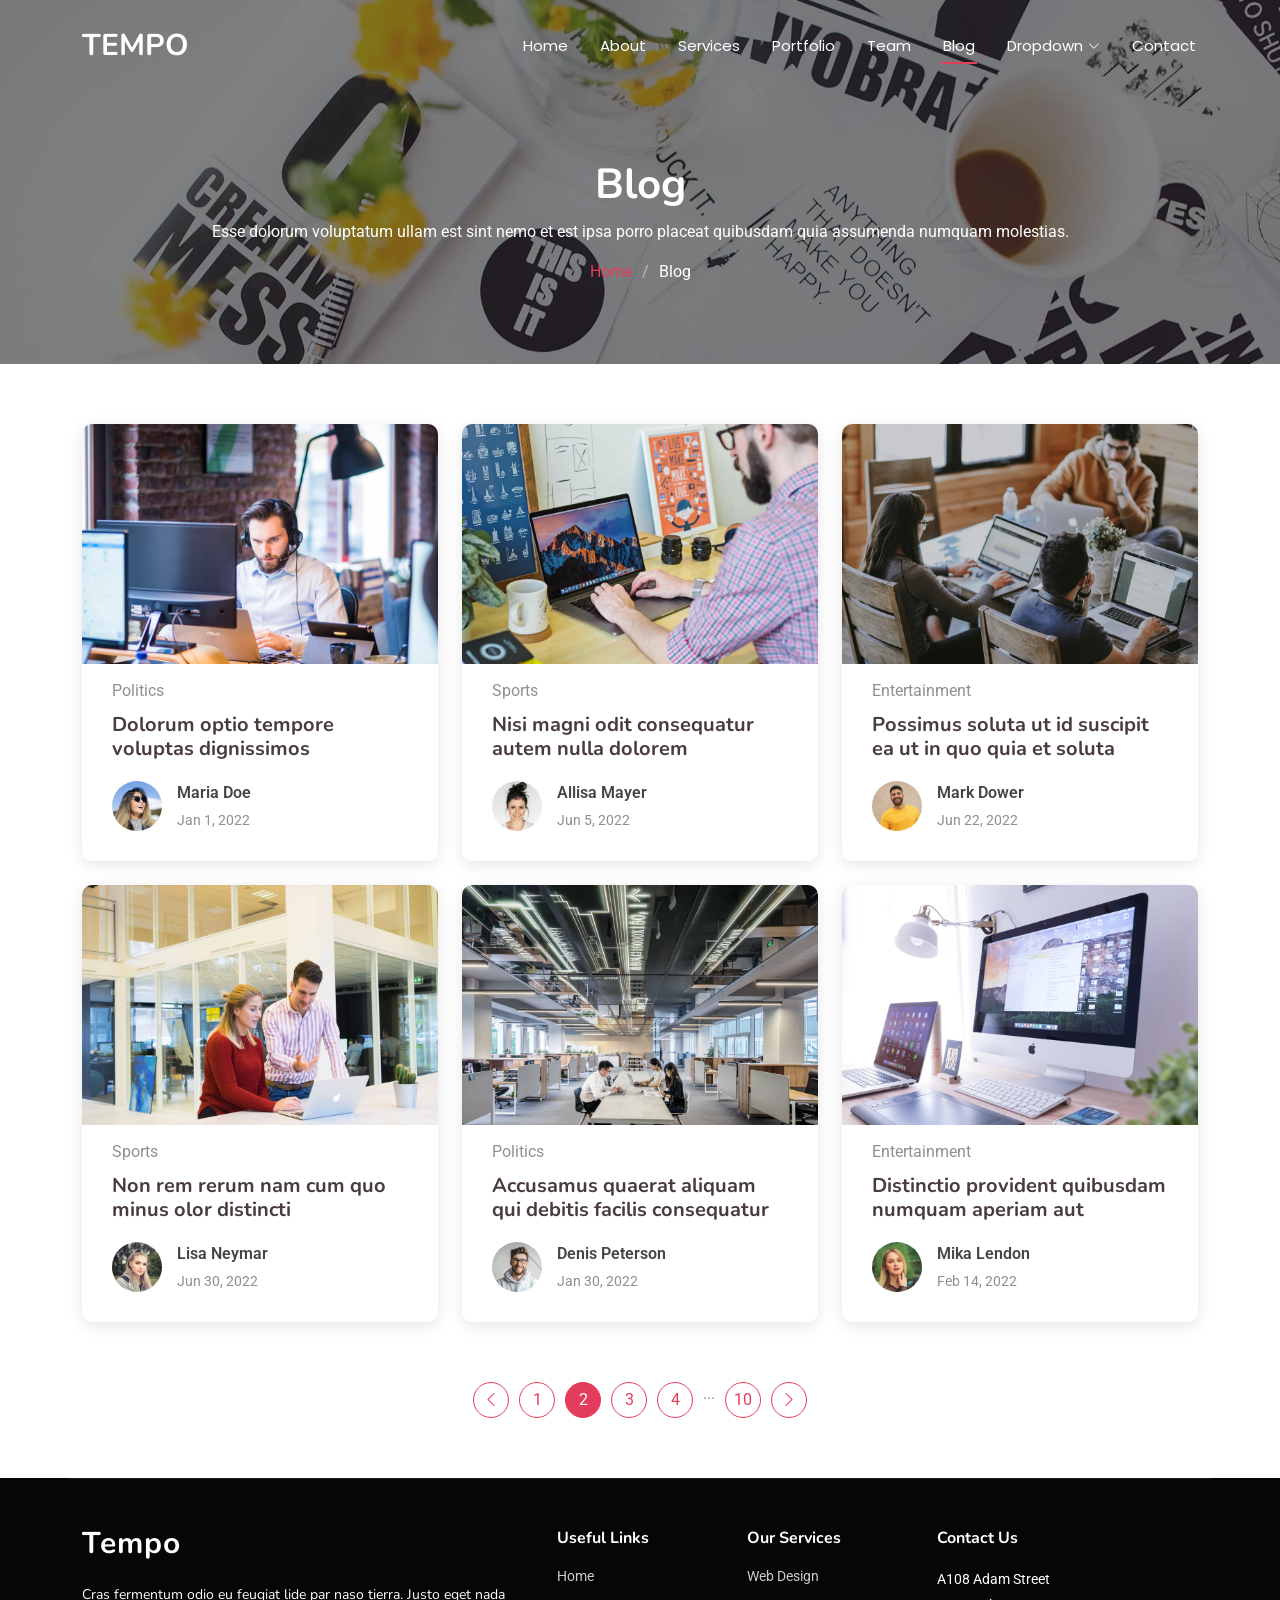
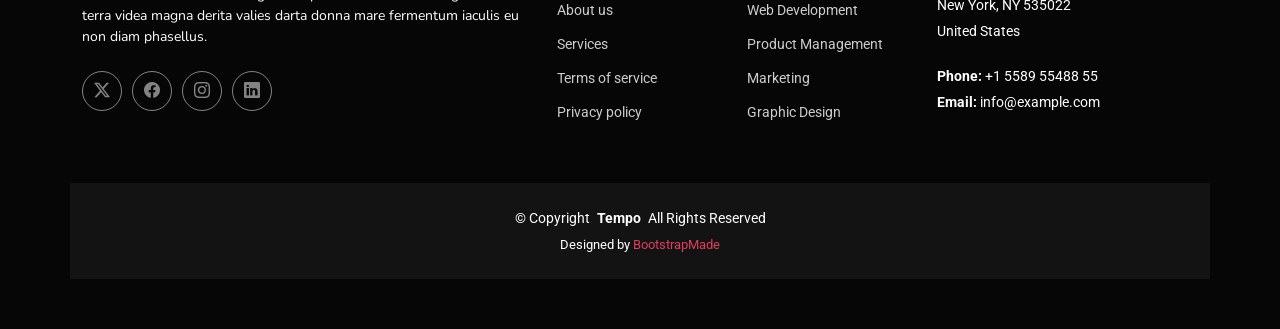
<file: blog.html>
<!DOCTYPE html>
<html lang="en">

<head>
  <meta charset="utf-8">
  <meta content="width=device-width, initial-scale=1.0" name="viewport">
  <title>Blog - Tempo Bootstrap Template</title>
  <meta name="description" content="">
  <meta name="keywords" content="">

  <!-- Favicons -->
  <link href="assets/img/favicon.png" rel="icon">
  <link href="assets/img/apple-touch-icon.png" rel="apple-touch-icon">

  <!-- Fonts -->
  <link href="https://fonts.googleapis.com" rel="preconnect">
  <link href="https://fonts.gstatic.com" rel="preconnect" crossorigin>
  <link href="https://fonts.googleapis.com/css2?family=Roboto:ital,wght@0,100;0,300;0,400;0,500;0,700;0,900;1,100;1,300;1,400;1,500;1,700;1,900&family=Poppins:ital,wght@0,100;0,200;0,300;0,400;0,500;0,600;0,700;0,800;0,900;1,100;1,200;1,300;1,400;1,500;1,600;1,700;1,800;1,900&family=Nunito:ital,wght@0,200;0,300;0,400;0,500;0,600;0,700;0,800;0,900;1,200;1,300;1,400;1,500;1,600;1,700;1,800;1,900&display=swap" rel="stylesheet">

  <!-- Vendor CSS Files -->
  <link href="assets/vendor/bootstrap/css/bootstrap.min.css" rel="stylesheet">
  <link href="assets/vendor/bootstrap-icons/bootstrap-icons.css" rel="stylesheet">
  <link href="assets/vendor/aos/aos.css" rel="stylesheet">
  <link href="assets/vendor/glightbox/css/glightbox.min.css" rel="stylesheet">
  <link href="assets/vendor/swiper/swiper-bundle.min.css" rel="stylesheet">

  <!-- Main CSS File -->
  <link href="assets/css/main.css" rel="stylesheet">

  <!-- =======================================================
  * Template Name: Tempo
  * Template URL: https://bootstrapmade.com/tempo-free-onepage-bootstrap-theme/
  * Updated: Aug 07 2024 with Bootstrap v5.3.3
  * Author: BootstrapMade.com
  * License: https://bootstrapmade.com/license/
  ======================================================== -->
</head>

<body class="blog-page">

  <header id="header" class="header d-flex align-items-center fixed-top">
    <div class="container-fluid container-xl position-relative d-flex align-items-center justify-content-between">

      <a href="index.html" class="logo d-flex align-items-center">
        <!-- Uncomment the line below if you also wish to use an image logo -->
        <!-- <img src="assets/img/logo.png" alt=""> -->
        <h1 class="sitename">Tempo</h1>
      </a>

      <nav id="navmenu" class="navmenu">
        <ul>
          <li><a href="#hero">Home</a></li>
          <li><a href="#about">About</a></li>
          <li><a href="#services">Services</a></li>
          <li><a href="#portfolio">Portfolio</a></li>
          <li><a href="#team">Team</a></li>
          <li><a href="blog.html" class="active">Blog</a></li>
          <li class="dropdown"><a href="#"><span>Dropdown</span> <i class="bi bi-chevron-down toggle-dropdown"></i></a>
            <ul>
              <li><a href="#">Dropdown 1</a></li>
              <li class="dropdown"><a href="#"><span>Deep Dropdown</span> <i class="bi bi-chevron-down toggle-dropdown"></i></a>
                <ul>
                  <li><a href="#">Deep Dropdown 1</a></li>
                  <li><a href="#">Deep Dropdown 2</a></li>
                  <li><a href="#">Deep Dropdown 3</a></li>
                  <li><a href="#">Deep Dropdown 4</a></li>
                  <li><a href="#">Deep Dropdown 5</a></li>
                </ul>
              </li>
              <li><a href="#">Dropdown 2</a></li>
              <li><a href="#">Dropdown 3</a></li>
              <li><a href="#">Dropdown 4</a></li>
            </ul>
          </li>
          <li><a href="#contact">Contact</a></li>
        </ul>
        <i class="mobile-nav-toggle d-xl-none bi bi-list"></i>
      </nav>

    </div>
  </header>

  <main class="main">

    <!-- Page Title -->
    <div class="page-title dark-background" style="background-image: url(assets/img/page-title-bg.webp);">
      <div class="container position-relative">
        <h1>Blog</h1>
        <p>Esse dolorum voluptatum ullam est sint nemo et est ipsa porro placeat quibusdam quia assumenda numquam molestias.</p>
        <nav class="breadcrumbs">
          <ol>
            <li><a href="index.html">Home</a></li>
            <li class="current">Blog</li>
          </ol>
        </nav>
      </div>
    </div><!-- End Page Title -->

    <!-- Blog Posts Section -->
    <section id="blog-posts" class="blog-posts section">

      <div class="container">
        <div class="row gy-4">

          <div class="col-lg-4">
            <article>

              <div class="post-img">
                <img src="assets/img/blog/blog-1.jpg" alt="" class="img-fluid">
              </div>

              <p class="post-category">Politics</p>

              <h2 class="title">
                <a href="blog-details.html">Dolorum optio tempore voluptas dignissimos</a>
              </h2>

              <div class="d-flex align-items-center">
                <img src="assets/img/blog/blog-author.jpg" alt="" class="img-fluid post-author-img flex-shrink-0">
                <div class="post-meta">
                  <p class="post-author">Maria Doe</p>
                  <p class="post-date">
                    <time datetime="2022-01-01">Jan 1, 2022</time>
                  </p>
                </div>
              </div>

            </article>
          </div><!-- End post list item -->

          <div class="col-lg-4">
            <article>

              <div class="post-img">
                <img src="assets/img/blog/blog-2.jpg" alt="" class="img-fluid">
              </div>

              <p class="post-category">Sports</p>

              <h2 class="title">
                <a href="blog-details.html">Nisi magni odit consequatur autem nulla dolorem</a>
              </h2>

              <div class="d-flex align-items-center">
                <img src="assets/img/blog/blog-author-2.jpg" alt="" class="img-fluid post-author-img flex-shrink-0">
                <div class="post-meta">
                  <p class="post-author">Allisa Mayer</p>
                  <p class="post-date">
                    <time datetime="2022-01-01">Jun 5, 2022</time>
                  </p>
                </div>
              </div>

            </article>
          </div><!-- End post list item -->

          <div class="col-lg-4">
            <article>

              <div class="post-img">
                <img src="assets/img/blog/blog-3.jpg" alt="" class="img-fluid">
              </div>

              <p class="post-category">Entertainment</p>

              <h2 class="title">
                <a href="blog-details.html">Possimus soluta ut id suscipit ea ut in quo quia et soluta</a>
              </h2>

              <div class="d-flex align-items-center">
                <img src="assets/img/blog/blog-author-3.jpg" alt="" class="img-fluid post-author-img flex-shrink-0">
                <div class="post-meta">
                  <p class="post-author">Mark Dower</p>
                  <p class="post-date">
                    <time datetime="2022-01-01">Jun 22, 2022</time>
                  </p>
                </div>
              </div>

            </article>
          </div><!-- End post list item -->

          <div class="col-lg-4">
            <article>

              <div class="post-img">
                <img src="assets/img/blog/blog-4.jpg" alt="" class="img-fluid">
              </div>

              <p class="post-category">Sports</p>

              <h2 class="title">
                <a href="blog-details.html">Non rem rerum nam cum quo minus olor distincti</a>
              </h2>

              <div class="d-flex align-items-center">
                <img src="assets/img/blog/blog-author-4.jpg" alt="" class="img-fluid post-author-img flex-shrink-0">
                <div class="post-meta">
                  <p class="post-author">Lisa Neymar</p>
                  <p class="post-date">
                    <time datetime="2022-01-01">Jun 30, 2022</time>
                  </p>
                </div>
              </div>

            </article>
          </div><!-- End post list item -->

          <div class="col-lg-4">
            <article>

              <div class="post-img">
                <img src="assets/img/blog/blog-5.jpg" alt="" class="img-fluid">
              </div>

              <p class="post-category">Politics</p>

              <h2 class="title">
                <a href="blog-details.html">Accusamus quaerat aliquam qui debitis facilis consequatur</a>
              </h2>

              <div class="d-flex align-items-center">
                <img src="assets/img/blog/blog-author-5.jpg" alt="" class="img-fluid post-author-img flex-shrink-0">
                <div class="post-meta">
                  <p class="post-author">Denis Peterson</p>
                  <p class="post-date">
                    <time datetime="2022-01-01">Jan 30, 2022</time>
                  </p>
                </div>
              </div>

            </article>
          </div><!-- End post list item -->

          <div class="col-lg-4">
            <article>

              <div class="post-img">
                <img src="assets/img/blog/blog-6.jpg" alt="" class="img-fluid">
              </div>

              <p class="post-category">Entertainment</p>

              <h2 class="title">
                <a href="blog-details.html">Distinctio provident quibusdam numquam aperiam aut</a>
              </h2>

              <div class="d-flex align-items-center">
                <img src="assets/img/blog/blog-author-6.jpg" alt="" class="img-fluid post-author-img flex-shrink-0">
                <div class="post-meta">
                  <p class="post-author">Mika Lendon</p>
                  <p class="post-date">
                    <time datetime="2022-01-01">Feb 14, 2022</time>
                  </p>
                </div>
              </div>

            </article>
          </div><!-- End post list item -->

        </div>
      </div>

    </section><!-- /Blog Posts Section -->

    <!-- Blog Pagination Section -->
    <section id="blog-pagination" class="blog-pagination section">

      <div class="container">
        <div class="d-flex justify-content-center">
          <ul>
            <li><a href="#"><i class="bi bi-chevron-left"></i></a></li>
            <li><a href="#">1</a></li>
            <li><a href="#" class="active">2</a></li>
            <li><a href="#">3</a></li>
            <li><a href="#">4</a></li>
            <li>...</li>
            <li><a href="#">10</a></li>
            <li><a href="#"><i class="bi bi-chevron-right"></i></a></li>
          </ul>
        </div>
      </div>

    </section><!-- /Blog Pagination Section -->

  </main>

  <footer id="footer" class="footer dark-background">

    <div class="container footer-top">
      <div class="row gy-4">
        <div class="col-lg-5 col-md-12 footer-about">
          <a href="index.html" class="logo d-flex align-items-center">
            <span class="sitename">Tempo</span>
          </a>
          <p>Cras fermentum odio eu feugiat lide par naso tierra. Justo eget nada terra videa magna derita valies darta donna mare fermentum iaculis eu non diam phasellus.</p>
          <div class="social-links d-flex mt-4">
            <a href=""><i class="bi bi-twitter-x"></i></a>
            <a href=""><i class="bi bi-facebook"></i></a>
            <a href=""><i class="bi bi-instagram"></i></a>
            <a href=""><i class="bi bi-linkedin"></i></a>
          </div>
        </div>

        <div class="col-lg-2 col-6 footer-links">
          <h4>Useful Links</h4>
          <ul>
            <li><a href="#">Home</a></li>
            <li><a href="#">About us</a></li>
            <li><a href="#">Services</a></li>
            <li><a href="#">Terms of service</a></li>
            <li><a href="#">Privacy policy</a></li>
          </ul>
        </div>

        <div class="col-lg-2 col-6 footer-links">
          <h4>Our Services</h4>
          <ul>
            <li><a href="#">Web Design</a></li>
            <li><a href="#">Web Development</a></li>
            <li><a href="#">Product Management</a></li>
            <li><a href="#">Marketing</a></li>
            <li><a href="#">Graphic Design</a></li>
          </ul>
        </div>

        <div class="col-lg-3 col-md-12 footer-contact text-center text-md-start">
          <h4>Contact Us</h4>
          <p>A108 Adam Street</p>
          <p>New York, NY 535022</p>
          <p>United States</p>
          <p class="mt-4"><strong>Phone:</strong> <span>+1 5589 55488 55</span></p>
          <p><strong>Email:</strong> <span>info@example.com</span></p>
        </div>

      </div>
    </div>

    <div class="container copyright text-center mt-4">
      <p>© <span>Copyright</span> <strong class="px-1 sitename">Tempo</strong> <span>All Rights Reserved</span></p>
      <div class="credits">
        <!-- All the links in the footer should remain intact. -->
        <!-- You can delete the links only if you've purchased the pro version. -->
        <!-- Licensing information: https://bootstrapmade.com/license/ -->
        <!-- Purchase the pro version with working PHP/AJAX contact form: [buy-url] -->
        Designed by <a href="https://bootstrapmade.com/">BootstrapMade</a>
      </div>
    </div>

  </footer>

  <!-- Scroll Top -->
  <a href="#" id="scroll-top" class="scroll-top d-flex align-items-center justify-content-center"><i class="bi bi-arrow-up-short"></i></a>

  <!-- Preloader -->
  <div id="preloader"></div>

  <!-- Vendor JS Files -->
  <script src="assets/vendor/bootstrap/js/bootstrap.bundle.min.js"></script>
  <script src="assets/vendor/php-email-form/validate.js"></script>
  <script src="assets/vendor/aos/aos.js"></script>
  <script src="assets/vendor/glightbox/js/glightbox.min.js"></script>
  <script src="assets/vendor/imagesloaded/imagesloaded.pkgd.min.js"></script>
  <script src="assets/vendor/isotope-layout/isotope.pkgd.min.js"></script>
  <script src="assets/vendor/swiper/swiper-bundle.min.js"></script>

  <!-- Main JS File -->
  <script src="assets/js/main.js"></script>

</body>

</html>
</file>
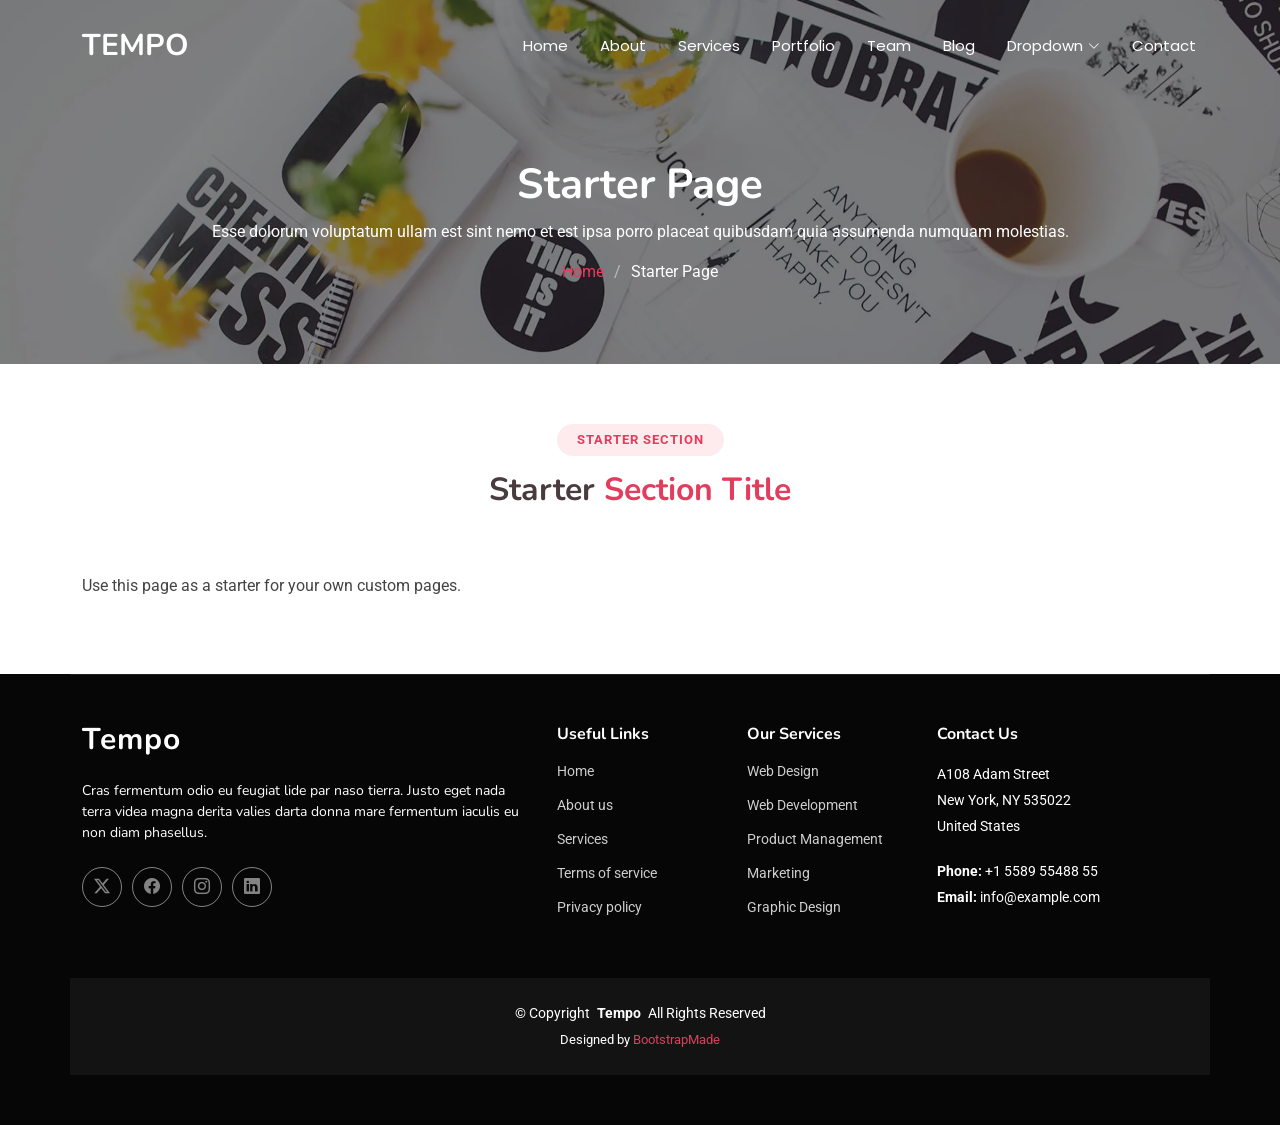
<file: starter-page.html>
<!DOCTYPE html>
<html lang="en">

<head>
  <meta charset="utf-8">
  <meta content="width=device-width, initial-scale=1.0" name="viewport">
  <title>Starter Page - Tempo Bootstrap Template</title>
  <meta name="description" content="">
  <meta name="keywords" content="">

  <!-- Favicons -->
  <link href="assets/img/favicon.png" rel="icon">
  <link href="assets/img/apple-touch-icon.png" rel="apple-touch-icon">

  <!-- Fonts -->
  <link href="https://fonts.googleapis.com" rel="preconnect">
  <link href="https://fonts.gstatic.com" rel="preconnect" crossorigin>
  <link href="https://fonts.googleapis.com/css2?family=Roboto:ital,wght@0,100;0,300;0,400;0,500;0,700;0,900;1,100;1,300;1,400;1,500;1,700;1,900&family=Poppins:ital,wght@0,100;0,200;0,300;0,400;0,500;0,600;0,700;0,800;0,900;1,100;1,200;1,300;1,400;1,500;1,600;1,700;1,800;1,900&family=Nunito:ital,wght@0,200;0,300;0,400;0,500;0,600;0,700;0,800;0,900;1,200;1,300;1,400;1,500;1,600;1,700;1,800;1,900&display=swap" rel="stylesheet">

  <!-- Vendor CSS Files -->
  <link href="assets/vendor/bootstrap/css/bootstrap.min.css" rel="stylesheet">
  <link href="assets/vendor/bootstrap-icons/bootstrap-icons.css" rel="stylesheet">
  <link href="assets/vendor/aos/aos.css" rel="stylesheet">
  <link href="assets/vendor/glightbox/css/glightbox.min.css" rel="stylesheet">
  <link href="assets/vendor/swiper/swiper-bundle.min.css" rel="stylesheet">

  <!-- Main CSS File -->
  <link href="assets/css/main.css" rel="stylesheet">

  <!-- =======================================================
  * Template Name: Tempo
  * Template URL: https://bootstrapmade.com/tempo-free-onepage-bootstrap-theme/
  * Updated: Aug 07 2024 with Bootstrap v5.3.3
  * Author: BootstrapMade.com
  * License: https://bootstrapmade.com/license/
  ======================================================== -->
</head>

<body class="starter-page-page">

  <header id="header" class="header d-flex align-items-center fixed-top">
    <div class="container-fluid container-xl position-relative d-flex align-items-center justify-content-between">

      <a href="index.html" class="logo d-flex align-items-center">
        <!-- Uncomment the line below if you also wish to use an image logo -->
        <!-- <img src="assets/img/logo.png" alt=""> -->
        <h1 class="sitename">Tempo</h1>
      </a>

      <nav id="navmenu" class="navmenu">
        <ul>
          <li><a href="#hero">Home</a></li>
          <li><a href="#about">About</a></li>
          <li><a href="#services">Services</a></li>
          <li><a href="#portfolio">Portfolio</a></li>
          <li><a href="#team">Team</a></li>
          <li><a href="blog.html">Blog</a></li>
          <li class="dropdown"><a href="#"><span>Dropdown</span> <i class="bi bi-chevron-down toggle-dropdown"></i></a>
            <ul>
              <li><a href="#">Dropdown 1</a></li>
              <li class="dropdown"><a href="#"><span>Deep Dropdown</span> <i class="bi bi-chevron-down toggle-dropdown"></i></a>
                <ul>
                  <li><a href="#">Deep Dropdown 1</a></li>
                  <li><a href="#">Deep Dropdown 2</a></li>
                  <li><a href="#">Deep Dropdown 3</a></li>
                  <li><a href="#">Deep Dropdown 4</a></li>
                  <li><a href="#">Deep Dropdown 5</a></li>
                </ul>
              </li>
              <li><a href="#">Dropdown 2</a></li>
              <li><a href="#">Dropdown 3</a></li>
              <li><a href="#">Dropdown 4</a></li>
            </ul>
          </li>
          <li><a href="#contact">Contact</a></li>
        </ul>
        <i class="mobile-nav-toggle d-xl-none bi bi-list"></i>
      </nav>

    </div>
  </header>

  <main class="main">

    <!-- Page Title -->
    <div class="page-title dark-background" style="background-image: url(assets/img/page-title-bg.webp);">
      <div class="container position-relative">
        <h1>Starter Page</h1>
        <p>Esse dolorum voluptatum ullam est sint nemo et est ipsa porro placeat quibusdam quia assumenda numquam molestias.</p>
        <nav class="breadcrumbs">
          <ol>
            <li><a href="index.html">Home</a></li>
            <li class="current">Starter Page</li>
          </ol>
        </nav>
      </div>
    </div><!-- End Page Title -->

    <!-- Starter Section Section -->
    <section id="starter-section" class="starter-section section">

      <!-- Section Title -->
      <div class="container section-title" data-aos="fade-up">
        <h2>Starter Section</h2>
        <p><span>Starter</span> <span class="description-title">Section Title<br></span></p>
      </div><!-- End Section Title -->

      <div class="container" data-aos="fade-up">
        <p>Use this page as a starter for your own custom pages.</p>
      </div>

    </section><!-- /Starter Section Section -->

  </main>

  <footer id="footer" class="footer dark-background">

    <div class="container footer-top">
      <div class="row gy-4">
        <div class="col-lg-5 col-md-12 footer-about">
          <a href="index.html" class="logo d-flex align-items-center">
            <span class="sitename">Tempo</span>
          </a>
          <p>Cras fermentum odio eu feugiat lide par naso tierra. Justo eget nada terra videa magna derita valies darta donna mare fermentum iaculis eu non diam phasellus.</p>
          <div class="social-links d-flex mt-4">
            <a href=""><i class="bi bi-twitter-x"></i></a>
            <a href=""><i class="bi bi-facebook"></i></a>
            <a href=""><i class="bi bi-instagram"></i></a>
            <a href=""><i class="bi bi-linkedin"></i></a>
          </div>
        </div>

        <div class="col-lg-2 col-6 footer-links">
          <h4>Useful Links</h4>
          <ul>
            <li><a href="#">Home</a></li>
            <li><a href="#">About us</a></li>
            <li><a href="#">Services</a></li>
            <li><a href="#">Terms of service</a></li>
            <li><a href="#">Privacy policy</a></li>
          </ul>
        </div>

        <div class="col-lg-2 col-6 footer-links">
          <h4>Our Services</h4>
          <ul>
            <li><a href="#">Web Design</a></li>
            <li><a href="#">Web Development</a></li>
            <li><a href="#">Product Management</a></li>
            <li><a href="#">Marketing</a></li>
            <li><a href="#">Graphic Design</a></li>
          </ul>
        </div>

        <div class="col-lg-3 col-md-12 footer-contact text-center text-md-start">
          <h4>Contact Us</h4>
          <p>A108 Adam Street</p>
          <p>New York, NY 535022</p>
          <p>United States</p>
          <p class="mt-4"><strong>Phone:</strong> <span>+1 5589 55488 55</span></p>
          <p><strong>Email:</strong> <span>info@example.com</span></p>
        </div>

      </div>
    </div>

    <div class="container copyright text-center mt-4">
      <p>© <span>Copyright</span> <strong class="px-1 sitename">Tempo</strong> <span>All Rights Reserved</span></p>
      <div class="credits">
        <!-- All the links in the footer should remain intact. -->
        <!-- You can delete the links only if you've purchased the pro version. -->
        <!-- Licensing information: https://bootstrapmade.com/license/ -->
        <!-- Purchase the pro version with working PHP/AJAX contact form: [buy-url] -->
        Designed by <a href="https://bootstrapmade.com/">BootstrapMade</a>
      </div>
    </div>

  </footer>

  <!-- Scroll Top -->
  <a href="#" id="scroll-top" class="scroll-top d-flex align-items-center justify-content-center"><i class="bi bi-arrow-up-short"></i></a>

  <!-- Preloader -->
  <div id="preloader"></div>

  <!-- Vendor JS Files -->
  <script src="assets/vendor/bootstrap/js/bootstrap.bundle.min.js"></script>
  <script src="assets/vendor/php-email-form/validate.js"></script>
  <script src="assets/vendor/aos/aos.js"></script>
  <script src="assets/vendor/glightbox/js/glightbox.min.js"></script>
  <script src="assets/vendor/imagesloaded/imagesloaded.pkgd.min.js"></script>
  <script src="assets/vendor/isotope-layout/isotope.pkgd.min.js"></script>
  <script src="assets/vendor/swiper/swiper-bundle.min.js"></script>

  <!-- Main JS File -->
  <script src="assets/js/main.js"></script>

</body>

</html>
</file>
<file: styles.css>
body {
  font-family: "Lato", sans-serif;
  margin: 0px;
  background-color: ivory;
  display: grid;
  grid-template-columns: 1fr;
}

/* .container {
  display: grid;
  grid-template-columns: 1fr;
} */

.nav-bar {
  display: flex;
  justify-content: space-between;
  padding: 38px;
}

.left-side {
  display: flex;
}

.nav-bar > .left-side > div {
  margin-right: 20px;
  text-transform: uppercase;
  font-size: 0.9rem;
}

.nav-link-wrapper {
  height: 22px;
  border-bottom: 1px solid transparent;
  transition: border-bottom 0.5s;
}

.active-nav-link {
  border-bottom: 1px solid black;
}

.active-nav-link a {
  color: black !important;
}

.nav-link-wrapper a {
  color: #8a8a8a;
  text-decoration: none;
  transition: color 0.5s;
}

.nav-link-wrapper:hover {
  border-bottom: 1px solid black;
}

.nav-link-wrapper a:hover {
  color: black;
}

.portfolio-img-background {
  background-size: cover;
  background-position: center;
  background-repeat: no-repeat;
  height: 350px;
  width: 100%;
}

.img-text-wrapper {
  /* position: absolute; */
  top: 0;
  display: flex;
  flex-direction: column;
  justify-content: center;
  align-items: center;
  height: 100%;
  text-align: center;
  padding-left: 100px;
  padding-right: 100px;
}

.img-text-wrapper .subtitle {
  transition: 1s;
  color: transparent;
}

.image-blur {
  transition: 1s;
  filter: brightness(10%);
}

.img-text-wrapper:hover .subtitle {
  color: lightseagreen;
  font-weight: 600;
}

.logo-wrapper img {
  width: 50%;
  margin-bottom: 20px;
}

.two-column-wrapper {
  display: grid;
  grid-template-columns: 1fr 1fr;
  margin: 30px;
}

.profile-image-wrapper img {
  width: 100%;
}

.profile-content-wrapper {
  padding: 30px;
}

.profile-content-wrapper h1 {
  color: #972705;
}

@media (max-width: 500px) {
  .two-column-wrapper {
    grid-template-columns: 1fr;
  }
  .projects {
    display: flex;
/*   If you set up flex-box properly, you shouldn't need to change the flex-direction for small screens.
    Using the justify-content and align-content properties should do what you need!
    */
    flex-direction: column;
  }
}
footer {
  display: flex;
  flex-direction: column-reverse;
  justify-content: space-around;
}
.contact {
  height: 4em;
  width: 4em;
}
.home-page {
  height: 50%;
  width: 50%;
}
</file>
<file: assets/css/main.css>
/**
* Template Name: Tempo
* Template URL: https://bootstrapmade.com/tempo-free-onepage-bootstrap-theme/
* Updated: Aug 07 2024 with Bootstrap v5.3.3
* Author: BootstrapMade.com
* License: https://bootstrapmade.com/license/
*/

/*--------------------------------------------------------------
# Font & Color Variables
# Help: https://bootstrapmade.com/color-system/
--------------------------------------------------------------*/
/* Fonts */
:root {
  --default-font: "Roboto",  system-ui, -apple-system, "Segoe UI", Roboto, "Helvetica Neue", Arial, "Noto Sans", "Liberation Sans", sans-serif, "Apple Color Emoji", "Segoe UI Emoji", "Segoe UI Symbol", "Noto Color Emoji";
  --heading-font: "Nunito",  sans-serif;
  --nav-font: "Poppins",  sans-serif;
}

/* Global Colors - The following color variables are used throughout the website. Updating them here will change the color scheme of the entire website */
:root { 
  --background-color: #ffffff; /* Background color for the entire website, including individual sections */
  --default-color: #444444; /* Default color used for the majority of the text content across the entire website */
  --heading-color: #493c3e; /* Color for headings, subheadings and title throughout the website */
  --accent-color: #e43c5c; /* Accent color that represents your brand on the website. It's used for buttons, links, and other elements that need to stand out */
  --surface-color: #ffffff; /* The surface color is used as a background of boxed elements within sections, such as cards, icon boxes, or other elements that require a visual separation from the global background. */
  --contrast-color: #ffffff; /* Contrast color for text, ensuring readability against backgrounds of accent, heading, or default colors. */
}

/* Nav Menu Colors - The following color variables are used specifically for the navigation menu. They are separate from the global colors to allow for more customization options */
:root {
  --nav-color: #ffffff;  /* The default color of the main navmenu links */
  --nav-hover-color: #e43c5c; /* Applied to main navmenu links when they are hovered over or active */
  --nav-mobile-background-color: #ffffff; /* Used as the background color for mobile navigation menu */
  --nav-dropdown-background-color: #ffffff; /* Used as the background color for dropdown items that appear when hovering over primary navigation items */
  --nav-dropdown-color: #444444; /* Used for navigation links of the dropdown items in the navigation menu. */
  --nav-dropdown-hover-color: #e43c5c; /* Similar to --nav-hover-color, this color is applied to dropdown navigation links when they are hovered over. */
}

/* Color Presets - These classes override global colors when applied to any section or element, providing reuse of the sam color scheme. */

.light-background {
  --background-color: #f9f9f9;
  --surface-color: #ffffff;
}

.dark-background {
  --background-color: #060606;
  --default-color: #ffffff;
  --heading-color: #ffffff;
  --surface-color: #252525;
  --contrast-color: #ffffff;
}

/* Smooth scroll */
:root {
  scroll-behavior: smooth;
}

/*--------------------------------------------------------------
# General Styling & Shared Classes
--------------------------------------------------------------*/
body {
  color: var(--default-color);
  background-color: var(--background-color);
  font-family: var(--default-font);
}

a {
  color: var(--accent-color);
  text-decoration: none;
  transition: 0.3s;
}

a:hover {
  color: color-mix(in srgb, var(--accent-color), transparent 25%);
  text-decoration: none;
}

h1,
h2,
h3,
h4,
h5,
h6 {
  color: var(--heading-color);
  font-family: var(--heading-font);
}

/* PHP Email Form Messages
------------------------------*/
.php-email-form .error-message {
  display: none;
  background: #df1529;
  color: #ffffff;
  text-align: left;
  padding: 15px;
  margin-bottom: 24px;
  font-weight: 600;
}

.php-email-form .sent-message {
  display: none;
  color: #ffffff;
  background: #059652;
  text-align: center;
  padding: 15px;
  margin-bottom: 24px;
  font-weight: 600;
}

.php-email-form .loading {
  display: none;
  background: var(--surface-color);
  text-align: center;
  padding: 15px;
  margin-bottom: 24px;
}

.php-email-form .loading:before {
  content: "";
  display: inline-block;
  border-radius: 50%;
  width: 24px;
  height: 24px;
  margin: 0 10px -6px 0;
  border: 3px solid var(--accent-color);
  border-top-color: var(--surface-color);
  animation: php-email-form-loading 1s linear infinite;
}

@keyframes php-email-form-loading {
  0% {
    transform: rotate(0deg);
  }

  100% {
    transform: rotate(360deg);
  }
}

/*--------------------------------------------------------------
# Global Header
--------------------------------------------------------------*/
.header {
  --background-color: rgba(255, 255, 255, 0);
  --default-color: #ffffff;
  --heading-color: #ffffff;
  color: var(--default-color);
  background-color: var(--background-color);
  padding: 20px 0;
  transition: all 0.5s;
  z-index: 997;
}

.header .logo {
  line-height: 1;
}

.header .logo img {
  max-height: 32px;
  margin-right: 8px;
}

.header .logo h1 {
  font-size: 30px;
  margin: 0;
  font-weight: 700;
  text-transform: uppercase;
  color: var(--heading-color);
}

.scrolled .header {
  box-shadow: 0px 0 18px rgba(0, 0, 0, 0.1);
}

/* Global Header on Scroll
------------------------------*/
.scrolled .header {
  --background-color: rgba(0, 0, 0, 0.8);
}

/*--------------------------------------------------------------
# Navigation Menu
--------------------------------------------------------------*/
/* Desktop Navigation */
@media (min-width: 1200px) {
  .navmenu {
    padding: 0;
  }

  .navmenu ul {
    margin: 0;
    padding: 0;
    display: flex;
    list-style: none;
    align-items: center;
  }

  .navmenu li {
    position: relative;
  }

  .navmenu>ul>li {
    white-space: nowrap;
    padding: 15px 14px;
  }

  .navmenu>ul>li:last-child {
    padding-right: 0;
  }

  .navmenu a,
  .navmenu a:focus {
    color: var(--nav-color);
    font-size: 15px;
    padding: 0 2px;
    font-family: var(--nav-font);
    font-weight: 400;
    display: flex;
    align-items: center;
    justify-content: space-between;
    white-space: nowrap;
    transition: 0.3s;
    position: relative;
  }

  .navmenu a i,
  .navmenu a:focus i {
    font-size: 12px;
    line-height: 0;
    margin-left: 5px;
    transition: 0.3s;
  }

  .navmenu>ul>li>a:before {
    content: "";
    position: absolute;
    height: 2px;
    bottom: -6px;
    left: 0;
    background-color: var(--nav-hover-color);
    visibility: hidden;
    width: 0px;
    transition: all 0.3s ease-in-out 0s;
  }

  .navmenu a:hover:before,
  .navmenu li:hover>a:before,
  .navmenu .active:before {
    visibility: visible;
    width: 100%;
  }

  .navmenu li:hover>a,
  .navmenu .active,
  .navmenu .active:focus {
    color: var(--nav-color);
  }

  .navmenu .dropdown ul {
    margin: 0;
    padding: 10px 0;
    background: var(--nav-dropdown-background-color);
    display: block;
    position: absolute;
    visibility: hidden;
    left: 14px;
    top: 130%;
    opacity: 0;
    transition: 0.3s;
    border-radius: 4px;
    z-index: 99;
    box-shadow: 0px 0px 30px rgba(0, 0, 0, 0.1);
  }

  .navmenu .dropdown ul li {
    min-width: 200px;
  }

  .navmenu .dropdown ul a {
    padding: 10px 20px;
    font-size: 15px;
    text-transform: none;
    color: var(--nav-dropdown-color);
  }

  .navmenu .dropdown ul a i {
    font-size: 12px;
  }

  .navmenu .dropdown ul a:hover,
  .navmenu .dropdown ul .active:hover,
  .navmenu .dropdown ul li:hover>a {
    color: var(--nav-dropdown-hover-color);
  }

  .navmenu .dropdown:hover>ul {
    opacity: 1;
    top: 100%;
    visibility: visible;
  }

  .navmenu .dropdown .dropdown ul {
    top: 0;
    left: -90%;
    visibility: hidden;
  }

  .navmenu .dropdown .dropdown:hover>ul {
    opacity: 1;
    top: 0;
    left: -100%;
    visibility: visible;
  }
}

/* Mobile Navigation */
@media (max-width: 1199px) {
  .mobile-nav-toggle {
    color: var(--nav-color);
    font-size: 28px;
    line-height: 0;
    margin-right: 10px;
    cursor: pointer;
    transition: color 0.3s;
  }

  .navmenu {
    padding: 0;
    z-index: 9997;
  }

  .navmenu ul {
    display: none;
    list-style: none;
    position: absolute;
    inset: 60px 20px 20px 20px;
    padding: 10px 0;
    margin: 0;
    border-radius: 6px;
    background-color: var(--nav-mobile-background-color);
    border: 1px solid color-mix(in srgb, var(--default-color), transparent 90%);
    box-shadow: none;
    overflow-y: auto;
    transition: 0.3s;
    z-index: 9998;
  }

  .navmenu a,
  .navmenu a:focus {
    color: var(--nav-dropdown-color);
    padding: 10px 20px;
    font-family: var(--nav-font);
    font-size: 17px;
    font-weight: 500;
    display: flex;
    align-items: center;
    justify-content: space-between;
    white-space: nowrap;
    transition: 0.3s;
  }

  .navmenu a i,
  .navmenu a:focus i {
    font-size: 12px;
    line-height: 0;
    margin-left: 5px;
    width: 30px;
    height: 30px;
    display: flex;
    align-items: center;
    justify-content: center;
    border-radius: 50%;
    transition: 0.3s;
    background-color: color-mix(in srgb, var(--accent-color), transparent 90%);
  }

  .navmenu a i:hover,
  .navmenu a:focus i:hover {
    background-color: var(--accent-color);
    color: var(--contrast-color);
  }

  .navmenu a:hover,
  .navmenu .active,
  .navmenu .active:focus {
    color: var(--nav-dropdown-hover-color);
  }

  .navmenu .active i,
  .navmenu .active:focus i {
    background-color: var(--accent-color);
    color: var(--contrast-color);
    transform: rotate(180deg);
  }

  .navmenu .dropdown ul {
    position: static;
    display: none;
    z-index: 99;
    padding: 10px 0;
    margin: 10px 20px;
    background-color: var(--nav-dropdown-background-color);
    transition: all 0.5s ease-in-out;
  }

  .navmenu .dropdown ul ul {
    background-color: rgba(33, 37, 41, 0.1);
  }

  .navmenu .dropdown>.dropdown-active {
    display: block;
    background-color: rgba(33, 37, 41, 0.03);
  }

  .mobile-nav-active {
    overflow: hidden;
  }

  .mobile-nav-active .mobile-nav-toggle {
    color: #fff;
    position: absolute;
    font-size: 32px;
    top: 15px;
    right: 15px;
    margin-right: 0;
    z-index: 9999;
  }

  .mobile-nav-active .navmenu {
    position: fixed;
    overflow: hidden;
    inset: 0;
    background: rgba(33, 37, 41, 0.8);
    transition: 0.3s;
  }

  .mobile-nav-active .navmenu>ul {
    display: block;
  }
}

/*--------------------------------------------------------------
# Global Footer
--------------------------------------------------------------*/
.footer {
  color: var(--default-color);
  background-color: var(--background-color);
  font-size: 14px;
  padding-bottom: 50px;
  position: relative;
}

.footer .footer-top {
  padding-top: 50px;
  border-top: 1px solid color-mix(in srgb, var(--default-color), transparent 90%);
}

.footer .footer-about .logo {
  line-height: 1;
  margin-bottom: 25px;
}

.footer .footer-about .logo img {
  max-height: 40px;
  margin-right: 6px;
}

.footer .footer-about .logo span {
  color: var(--heading-color);
  font-size: 30px;
  font-weight: 700;
  letter-spacing: 1px;
  font-family: var(--heading-font);
}

.footer .footer-about p {
  font-size: 14px;
  font-family: var(--heading-font);
}

.footer .social-links a {
  display: flex;
  align-items: center;
  justify-content: center;
  width: 40px;
  height: 40px;
  border-radius: 50%;
  border: 1px solid color-mix(in srgb, var(--default-color), transparent 50%);
  font-size: 16px;
  color: color-mix(in srgb, var(--default-color), transparent 50%);
  margin-right: 10px;
  transition: 0.3s;
}

.footer .social-links a:hover {
  color: var(--accent-color);
  border-color: var(--accent-color);
}

.footer h4 {
  font-size: 16px;
  font-weight: bold;
  position: relative;
  padding-bottom: 12px;
}

.footer .footer-links {
  margin-bottom: 30px;
}

.footer .footer-links ul {
  list-style: none;
  padding: 0;
  margin: 0;
}

.footer .footer-links ul i {
  padding-right: 2px;
  font-size: 12px;
  line-height: 0;
}

.footer .footer-links ul li {
  padding: 10px 0;
  display: flex;
  align-items: center;
}

.footer .footer-links ul li:first-child {
  padding-top: 0;
}

.footer .footer-links ul a {
  color: color-mix(in srgb, var(--default-color), transparent 20%);
  display: inline-block;
  line-height: 1;
}

.footer .footer-links ul a:hover {
  color: var(--accent-color);
}

.footer .footer-contact p {
  margin-bottom: 5px;
}

.footer .copyright {
  padding-top: 25px;
  padding-bottom: 25px;
  background-color: color-mix(in srgb, var(--default-color), transparent 95%);
}

.footer .copyright p {
  margin-bottom: 0;
}

.footer .credits {
  margin-top: 6px;
  font-size: 13px;
}

/*--------------------------------------------------------------
# Preloader
--------------------------------------------------------------*/
#preloader {
  position: fixed;
  inset: 0;
  z-index: 9999;
  overflow: hidden;
  background-color: var(--background-color);
  transition: all 0.6s ease-out;
}

#preloader:before {
  content: "";
  position: fixed;
  top: calc(50% - 30px);
  left: calc(50% - 30px);
  border: 6px solid var(--accent-color);
  border-top-color: color-mix(in srgb, var(--accent-color), transparent 90%);
  border-radius: 50%;
  width: 60px;
  height: 60px;
  animation: animate-preloader 1s linear infinite;
}

@keyframes animate-preloader {
  0% {
    transform: rotate(0deg);
  }

  100% {
    transform: rotate(360deg);
  }
}

/*--------------------------------------------------------------
# Scroll Top Button
--------------------------------------------------------------*/
.scroll-top {
  position: fixed;
  visibility: hidden;
  opacity: 0;
  right: 15px;
  bottom: -15px;
  z-index: 99999;
  background-color: var(--accent-color);
  width: 44px;
  height: 44px;
  border-radius: 50px;
  transition: all 0.4s;
}

.scroll-top i {
  font-size: 24px;
  color: var(--contrast-color);
  line-height: 0;
}

.scroll-top:hover {
  background-color: color-mix(in srgb, var(--accent-color), transparent 20%);
  color: var(--contrast-color);
}

.scroll-top.active {
  visibility: visible;
  opacity: 1;
  bottom: 15px;
}

/*--------------------------------------------------------------
# Disable aos animation delay on mobile devices
--------------------------------------------------------------*/
@media screen and (max-width: 768px) {
  [data-aos-delay] {
    transition-delay: 0 !important;
  }
}

/*--------------------------------------------------------------
# Global Page Titles & Breadcrumbs
--------------------------------------------------------------*/
.page-title {
  color: var(--default-color);
  background-color: var(--background-color);
  background-size: cover;
  background-position: center;
  background-repeat: no-repeat;
  padding: 160px 0 80px 0;
  text-align: center;
  position: relative;
}

.page-title:before {
  content: "";
  background-color: color-mix(in srgb, var(--background-color), transparent 50%);
  position: absolute;
  inset: 0;
}

.page-title h1 {
  font-size: 42px;
  font-weight: 700;
  margin-bottom: 10px;
}

.page-title .breadcrumbs ol {
  display: flex;
  flex-wrap: wrap;
  list-style: none;
  justify-content: center;
  padding: 0;
  margin: 0;
  font-size: 16px;
  font-weight: 400;
}

.page-title .breadcrumbs ol li+li {
  padding-left: 10px;
}

.page-title .breadcrumbs ol li+li::before {
  content: "/";
  display: inline-block;
  padding-right: 10px;
  color: color-mix(in srgb, var(--default-color), transparent 50%);
}

/*--------------------------------------------------------------
# Global Sections
--------------------------------------------------------------*/
section,
.section {
  color: var(--default-color);
  background-color: var(--background-color);
  padding: 60px 0;
  scroll-margin-top: 92px;
  overflow: clip;
}

@media (max-width: 1199px) {

  section,
  .section {
    scroll-margin-top: 76px;
  }
}

/*--------------------------------------------------------------
# Global Section Titles
--------------------------------------------------------------*/
.section-title {
  text-align: center;
  padding-bottom: 60px;
  position: relative;
}

.section-title h2 {
  font-size: 13px;
  letter-spacing: 1px;
  font-weight: 700;
  padding: 8px 20px;
  margin: 0;
  background: color-mix(in srgb, var(--accent-color), transparent 90%);
  color: var(--accent-color);
  display: inline-block;
  text-transform: uppercase;
  border-radius: 50px;
  font-family: var(--default-font);
}

.section-title p {
  color: var(--heading-color);
  margin: 10px 0 0 0;
  font-size: 32px;
  font-weight: 700;
  font-family: var(--heading-font);
}

.section-title p .description-title {
  color: var(--accent-color);
}

/*--------------------------------------------------------------
# Hero Section
--------------------------------------------------------------*/
.hero {
  width: 100%;
  min-height: 100vh;
  position: relative;
  padding: 80px 0;
  display: flex;
  align-items: center;
  justify-content: center;
}

.hero img {
  position: absolute;
  inset: 0;
  display: block;
  width: 100%;
  height: 100%;
  object-fit: cover;
  z-index: 1;
}

.hero:before {
  content: "";
  background: color-mix(in srgb, var(--background-color), transparent 30%);
  position: absolute;
  inset: 0;
  z-index: 2;
}

.hero .container {
  position: relative;
  z-index: 3;
}

.hero h2 {
  margin: 0;
  font-size: 48px;
  font-weight: 700;
}

.hero p {
  margin: 10px 0 0 0;
  font-size: 24px;
  color: var(--heading-color);
}

.hero .btn-get-started {
  color: var(--default-color);
  font-weight: 400;
  font-size: 14px;
  letter-spacing: 1px;
  display: inline-block;
  padding: 8px 40px;
  margin: 30px 0 0 0;
  border-radius: 50px;
  text-transform: uppercase;
  transition: 0.3s;
  border: 2px solid color-mix(in srgb, var(--default-color), transparent 50%);
}

.hero .btn-get-started:hover {
  color: var(--contrast-color);
  background: var(--accent-color);
  border-color: var(--accent-color);
}

@media (max-width: 768px) {
  .hero h2 {
    font-size: 32px;
  }

  .hero p {
    font-size: 18px;
  }
}

/*--------------------------------------------------------------
# About Section
--------------------------------------------------------------*/
.about .content h3 {
  font-weight: 700;
  font-size: 34px;
  margin-bottom: 30px;
}

.about .content p {
  margin-bottom: 30px;
}

.about .content .about-btn {
  padding: 8px 30px 9px 30px;
  color: var(--accent-color);
  border-radius: 50px;
  transition: 0.3s;
  text-transform: uppercase;
  font-weight: 600;
  font-size: 13px;
  display: inline-flex;
  align-items: center;
  border: 2px solid var(--accent-color);
}

.about .content .about-btn i {
  font-size: 16px;
  padding-left: 5px;
}

.about .content .about-btn:hover {
  background: var(--accent-color);
  color: var(--contrast-color);
}

.about .icon-box i {
  font-size: 40px;
  color: var(--accent-color);
  margin-bottom: 10px;
}

.about .icon-box h4 {
  font-size: 20px;
  font-weight: 700;
  margin: 0 0 10px 0;
}

.about .icon-box h4 a {
  color: var(--heading-color);
  transition: 0.3s;
}

.about .icon-box p {
  font-size: 15px;
  color: color-mix(in srgb, var(--default-color), transparent 40%);
  margin-bottom: 0;
}

.about .icon-box:hover h4 a {
  color: var(--accent-color);
}

/*--------------------------------------------------------------
# Services Section
--------------------------------------------------------------*/
.services .service-item {
  background-color: var(--surface-color);
  box-shadow: 0px 0 25px 0 rgba(0, 0, 0, 0.1);
  padding: 50px 30px;
  transition: all 0.3s ease-in-out;
  height: 100%;
  position: relative;
  z-index: 1;
}

.services .service-item:before {
  content: "";
  position: absolute;
  background: var(--accent-color);
  inset: 100% 0 0 0;
  transition: all 0.3s;
  z-index: -1;
}

.services .service-item .icon {
  margin-bottom: 10px;
}

.services .service-item .icon i {
  color: var(--accent-color);
  font-size: 36px;
  transition: ease-in-out 0.3s;
}

.services .service-item h4 {
  font-weight: 700;
  margin-bottom: 15px;
  font-size: 20px;
}

.services .service-item h4 a {
  color: var(--heading-color);
  transition: ease-in-out 0.3s;
}

.services .service-item p {
  line-height: 24px;
  font-size: 14px;
  margin-bottom: 0;
  transition: ease-in-out 0.3s;
}

.services .service-item:hover h4 a,
.services .service-item:hover .icon i,
.services .service-item:hover p {
  color: var(--contrast-color);
}

.services .service-item:hover:before {
  background: var(--accent-color);
  inset: 0;
  border-radius: 0px;
}

/*--------------------------------------------------------------
# Features Section
--------------------------------------------------------------*/
.features {
  padding-top: 0;
}

.features .features-item {
  background-color: var(--surface-color);
  display: flex;
  align-items: center;
  padding: 20px;
  transition: 0.3s;
  border: 1px solid color-mix(in srgb, var(--default-color), transparent 90%);
  position: relative;
}

.features .features-item i {
  font-size: 32px;
  padding-right: 10px;
  line-height: 0;
}

.features .features-item h3 {
  font-weight: 700;
  margin: 0;
  padding: 0;
  line-height: 1;
  font-size: 16px;
}

.features .features-item h3 a {
  color: var(--heading-color);
  transition: 0.3s;
}

.features .features-item:hover {
  border-color: var(--accent-color);
}

.features .features-item:hover h3 a {
  color: var(--accent-color);
}

/*--------------------------------------------------------------
# Call To Action Section
--------------------------------------------------------------*/
.call-to-action {
  padding: 80px 0;
  position: relative;
  clip-path: inset(0);
}

.call-to-action img {
  position: fixed;
  top: 0;
  left: 0;
  display: block;
  width: 100%;
  height: 100%;
  object-fit: cover;
  z-index: 1;
}

.call-to-action:before {
  content: "";
  background: color-mix(in srgb, var(--background-color), transparent 50%);
  position: absolute;
  inset: 0;
  z-index: 2;
}

.call-to-action .container {
  position: relative;
  z-index: 3;
}

.call-to-action h3 {
  font-size: 28px;
  font-weight: 700;
  color: var(--default-color);
}

.call-to-action p {
  color: var(--default-color);
}

.call-to-action .cta-btn {
  font-family: var(--heading-font);
  font-weight: 500;
  font-size: 16px;
  letter-spacing: 1px;
  display: inline-block;
  padding: 12px 40px;
  border-radius: 50px;
  transition: 0.3s;
  margin: 10px;
  border: 2px solid var(--contrast-color);
  color: var(--contrast-color);
}

.call-to-action .cta-btn:hover {
  background: var(--accent-color);
  border: 2px solid var(--accent-color);
}

/*--------------------------------------------------------------
# Portfolio Section
--------------------------------------------------------------*/
.portfolio .portfolio-filters {
  padding: 0;
  margin: 0 auto 20px auto;
  list-style: none;
  text-align: center;
}

.portfolio .portfolio-filters li {
  cursor: pointer;
  display: inline-block;
  padding: 8px 20px 10px 20px;
  margin: 0;
  font-size: 15px;
  font-weight: 500;
  line-height: 1;
  margin-bottom: 5px;
  border-radius: 50px;
  transition: all 0.3s ease-in-out;
  font-family: var(--heading-font);
}

.portfolio .portfolio-filters li:hover,
.portfolio .portfolio-filters li.filter-active {
  color: var(--contrast-color);
  background-color: var(--accent-color);
}

.portfolio .portfolio-filters li:first-child {
  margin-left: 0;
}

.portfolio .portfolio-filters li:last-child {
  margin-right: 0;
}

@media (max-width: 575px) {
  .portfolio .portfolio-filters li {
    font-size: 14px;
    margin: 0 0 10px 0;
  }
}

.portfolio .portfolio-item {
  position: relative;
  overflow: hidden;
}

.portfolio .portfolio-item .portfolio-info {
  opacity: 0;
  position: absolute;
  left: 12px;
  right: 12px;
  bottom: -100%;
  z-index: 3;
  transition: all ease-in-out 0.5s;
  background: color-mix(in srgb, var(--surface-color), transparent 10%);
  padding: 15px;
}

.portfolio .portfolio-item .portfolio-info h4 {
  font-size: 18px;
  font-weight: 600;
  padding-right: 50px;
}

.portfolio .portfolio-item .portfolio-info p {
  color: color-mix(in srgb, var(--default-color), transparent 30%);
  font-size: 14px;
  margin-bottom: 0;
  padding-right: 50px;
}

.portfolio .portfolio-item .portfolio-info .preview-link,
.portfolio .portfolio-item .portfolio-info .details-link {
  position: absolute;
  right: 50px;
  font-size: 24px;
  top: calc(50% - 14px);
  color: color-mix(in srgb, var(--default-color), transparent 30%);
  transition: 0.3s;
  line-height: 0;
}

.portfolio .portfolio-item .portfolio-info .preview-link:hover,
.portfolio .portfolio-item .portfolio-info .details-link:hover {
  color: var(--accent-color);
}

.portfolio .portfolio-item .portfolio-info .details-link {
  right: 14px;
  font-size: 28px;
}

.portfolio .portfolio-item:hover .portfolio-info {
  opacity: 1;
  bottom: 0;
}

/*--------------------------------------------------------------
# Pricing Section
--------------------------------------------------------------*/
.pricing {
  padding: 60px 0 120px 0;
}

.pricing .section-title {
  margin-bottom: 40px;
}

.pricing .pricing-item {
  background-color: var(--surface-color);
  box-shadow: 0 3px 20px -2px rgba(0, 0, 0, 0.1);
  padding: 60px 40px;
  height: 100%;
  position: relative;
  border-radius: 15px;
}

.pricing h3 {
  font-weight: 600;
  margin-bottom: 15px;
  font-size: 20px;
  text-align: center;
}

.pricing .icon {
  margin: 30px auto 20px auto;
  width: 70px;
  height: 70px;
  background: var(--accent-color);
  border-radius: 50%;
  display: flex;
  align-items: center;
  justify-content: center;
  transition: 0.3s;
  transform-style: preserve-3d;
}

.pricing .icon i {
  color: var(--background-color);
  font-size: 28px;
  transition: ease-in-out 0.3s;
  line-height: 0;
}

.pricing .icon::before {
  position: absolute;
  content: "";
  height: 86px;
  width: 86px;
  border-radius: 50%;
  background: color-mix(in srgb, var(--accent-color), transparent 80%);
  transition: all 0.3s ease-out 0s;
  transform: translateZ(-1px);
}

.pricing .icon::after {
  position: absolute;
  content: "";
  height: 102px;
  width: 102px;
  border-radius: 50%;
  background: color-mix(in srgb, var(--accent-color), transparent 90%);
  transition: all 0.3s ease-out 0s;
  transform: translateZ(-2px);
}

.pricing h4 {
  font-size: 48px;
  color: var(--accent-color);
  font-weight: 700;
  font-family: var(--heading-font);
  margin-bottom: 25px;
  text-align: center;
}

.pricing h4 sup {
  font-size: 28px;
}

.pricing h4 span {
  color: color-mix(in srgb, var(--default-color), transparent 50%);
  font-size: 18px;
  font-weight: 400;
}

.pricing ul {
  padding: 20px 0;
  list-style: none;
  color: color-mix(in srgb, var(--default-color), transparent 20%);
  text-align: left;
  line-height: 20px;
}

.pricing ul li {
  padding: 10px 0;
  display: flex;
  align-items: center;
}

.pricing ul i {
  color: #059652;
  font-size: 24px;
  padding-right: 3px;
}

.pricing ul .na {
  color: color-mix(in srgb, var(--default-color), transparent 70%);
}

.pricing ul .na i {
  color: color-mix(in srgb, var(--default-color), transparent 70%);
}

.pricing ul .na span {
  text-decoration: line-through;
}

.pricing .buy-btn {
  color: color-mix(in srgb, var(--default-color), transparent 20%);
  display: inline-block;
  padding: 8px 40px 10px 40px;
  border-radius: 50px;
  border: 1px solid color-mix(in srgb, var(--default-color), transparent 80%);
  transition: none;
  font-size: 16px;
  font-weight: 600;
  font-family: var(--heading-font);
  transition: 0.3s;
}

.pricing .buy-btn:hover {
  background-color: var(--accent-color);
  color: var(--contrast-color);
}

.pricing .featured {
  z-index: 10;
  border: 3px solid var(--accent-color);
}

@media (min-width: 992px) {
  .pricing .featured {
    transform: scale(1.15);
  }
}

/*--------------------------------------------------------------
# Faq Section
--------------------------------------------------------------*/
.faq .faq-container .faq-item {
  background-color: var(--surface-color);
  position: relative;
  padding: 20px;
  margin-bottom: 15px;
  border: 1px solid color-mix(in srgb, var(--default-color), transparent 85%);
  border-radius: 5px;
  overflow: hidden;
}

.faq .faq-container .faq-item:last-child {
  margin-bottom: 0;
}

.faq .faq-container .faq-item h3 {
  font-weight: 600;
  font-size: 16px;
  line-height: 24px;
  margin: 0 30px 0 0;
  transition: 0.3s;
  cursor: pointer;
  display: flex;
  align-items: center;
}

.faq .faq-container .faq-item h3 .num {
  color: var(--accent-color);
  padding-right: 5px;
}

.faq .faq-container .faq-item h3:hover {
  color: var(--accent-color);
}

.faq .faq-container .faq-item .faq-content {
  display: grid;
  grid-template-rows: 0fr;
  transition: 0.3s ease-in-out;
  visibility: hidden;
  opacity: 0;
}

.faq .faq-container .faq-item .faq-content p {
  margin-bottom: 0;
  overflow: hidden;
}

.faq .faq-container .faq-item .faq-toggle {
  position: absolute;
  top: 20px;
  right: 20px;
  font-size: 16px;
  line-height: 0;
  transition: 0.3s;
  cursor: pointer;
}

.faq .faq-container .faq-item .faq-toggle:hover {
  color: var(--accent-color);
}

.faq .faq-container .faq-active {
  background-color: color-mix(in srgb, var(--accent-color), transparent 97%);
  border-color: color-mix(in srgb, var(--accent-color), transparent 80%);
}

.faq .faq-container .faq-active h3 {
  color: var(--accent-color);
}

.faq .faq-container .faq-active .faq-content {
  grid-template-rows: 1fr;
  visibility: visible;
  opacity: 1;
  padding-top: 10px;
}

.faq .faq-container .faq-active .faq-toggle {
  transform: rotate(90deg);
  color: var(--accent-color);
}

/*--------------------------------------------------------------
# Team Section
--------------------------------------------------------------*/
.team .team-member {
  background-color: var(--surface-color);
  box-shadow: 0px 2px 15px rgba(0, 0, 0, 0.1);
  overflow: hidden;
  border-radius: 5px;
}

.team .team-member .member-img {
  position: relative;
  overflow: hidden;
}

.team .team-member .social {
  position: absolute;
  left: 0;
  bottom: 0;
  right: 0;
  height: 40px;
  opacity: 0;
  transition: ease-in-out 0.3s;
  background: color-mix(in srgb, var(--background-color), transparent 20%);
  display: flex;
  align-items: center;
  justify-content: center;
}

.team .team-member .social a {
  transition: color 0.3s;
  color: var(--heading-color);
  margin: 0 10px;
  display: inline-flex;
  align-items: center;
  justify-content: center;
}

.team .team-member .social a i {
  line-height: 0;
}

.team .team-member .social a:hover {
  color: var(--accent-color);
}

.team .team-member .social i {
  font-size: 18px;
  margin: 0 2px;
}

.team .team-member .member-info {
  padding: 25px 15px;
  text-align: center;
}

.team .team-member .member-info h4 {
  font-weight: 700;
  margin-bottom: 5px;
  font-size: 18px;
  color: color-mix(in srgb, var(--default-color), transparent 20%);
}

.team .team-member .member-info span {
  display: block;
  font-size: 13px;
  font-weight: 400;
  color: color-mix(in srgb, var(--default-color), transparent 40%);
}

.team .team-member .member-info p {
  font-style: italic;
  font-size: 14px;
  line-height: 26px;
  color: color-mix(in srgb, var(--default-color), transparent 40%);
}

.team .team-member:hover .social {
  opacity: 1;
}

/*--------------------------------------------------------------
# Team 2 Section
--------------------------------------------------------------*/
.team-2 {
  --default-color: #ffffff;
}

.team-2 .member {
  text-align: center;
  position: relative;
  height: 100%;
}

.team-2 .member .member-info {
  opacity: 0;
  display: flex;
  justify-content: center;
  align-items: center;
  position: absolute;
  inset: 0;
  transition: 0.2s;
}

.team-2 .member .member-info-content {
  margin-top: -50px;
  transition: margin 0.2s;
}

.team-2 .member:hover .member-info {
  background: rgba(0, 0, 0, 0.6);
  opacity: 1;
  transition: 0.4s;
}

.team-2 .member:hover .member-info-content {
  margin-top: 0;
  transition: margin 0.4s;
}

.team-2 .member h4 {
  color: var(--contrast-color);
  font-weight: 700;
  margin-bottom: 2px;
  font-size: 18px;
}

.team-2 .member span {
  font-style: italic;
  display: block;
  font-size: 13px;
}

.team-2 .member .social {
  margin-top: 15px;
}

.team-2 .member .social a {
  transition: 0.3s;
  color: var(--default-color);
}

.team-2 .member .social a:hover {
  color: var(--accent-color);
}

.team-2 .member .social i {
  font-size: 18px;
  margin: 0 2px;
}

/*--------------------------------------------------------------
# Contact Section
--------------------------------------------------------------*/
.contact .info-item+.info-item {
  margin-top: 40px;
}

.contact .info-item i {
  color: var(--contrast-color);
  background: var(--accent-color);
  font-size: 20px;
  width: 44px;
  height: 44px;
  display: flex;
  justify-content: center;
  align-items: center;
  border-radius: 50px;
  transition: all 0.3s ease-in-out;
  margin-right: 15px;
}

.contact .info-item h3 {
  padding: 0;
  font-size: 18px;
  font-weight: 700;
  margin-bottom: 5px;
}

.contact .info-item p {
  padding: 0;
  margin-bottom: 0;
  font-size: 14px;
}

.contact .php-email-form {
  height: 100%;
}

.contact .php-email-form input[type=text],
.contact .php-email-form input[type=email],
.contact .php-email-form textarea {
  font-size: 14px;
  padding: 10px 15px;
  box-shadow: none;
  border-radius: 0;
  color: var(--default-color);
  background-color: color-mix(in srgb, var(--background-color), transparent 50%);
  border-color: color-mix(in srgb, var(--default-color), transparent 80%);
}

.contact .php-email-form input[type=text]:focus,
.contact .php-email-form input[type=email]:focus,
.contact .php-email-form textarea:focus {
  border-color: var(--accent-color);
}

.contact .php-email-form input[type=text]::placeholder,
.contact .php-email-form input[type=email]::placeholder,
.contact .php-email-form textarea::placeholder {
  color: color-mix(in srgb, var(--default-color), transparent 70%);
}

.contact .php-email-form button[type=submit] {
  color: var(--contrast-color);
  background: var(--accent-color);
  border: 0;
  padding: 10px 30px;
  transition: 0.4s;
  border-radius: 50px;
}

.contact .php-email-form button[type=submit]:hover {
  background: color-mix(in srgb, var(--accent-color), transparent 20%);
}

/*--------------------------------------------------------------
# Portfolio Details Section
--------------------------------------------------------------*/
.portfolio-details .portfolio-details-slider img {
  width: 100%;
}

.portfolio-details .swiper-wrapper {
  height: auto;
}

.portfolio-details .swiper-button-prev,
.portfolio-details .swiper-button-next {
  width: 48px;
  height: 48px;
}

.portfolio-details .swiper-button-prev:after,
.portfolio-details .swiper-button-next:after {
  color: rgba(255, 255, 255, 0.8);
  background-color: rgba(0, 0, 0, 0.15);
  font-size: 24px;
  border-radius: 50%;
  width: 48px;
  height: 48px;
  display: flex;
  align-items: center;
  justify-content: center;
  transition: 0.3s;
}

.portfolio-details .swiper-button-prev:hover:after,
.portfolio-details .swiper-button-next:hover:after {
  background-color: rgba(0, 0, 0, 0.3);
}

@media (max-width: 575px) {

  .portfolio-details .swiper-button-prev,
  .portfolio-details .swiper-button-next {
    display: none;
  }
}

.portfolio-details .swiper-pagination {
  margin-top: 20px;
  position: relative;
}

.portfolio-details .swiper-pagination .swiper-pagination-bullet {
  width: 10px;
  height: 10px;
  background-color: color-mix(in srgb, var(--default-color), transparent 85%);
  opacity: 1;
}

.portfolio-details .swiper-pagination .swiper-pagination-bullet-active {
  background-color: var(--accent-color);
}

.portfolio-details .portfolio-info h3 {
  font-size: 22px;
  font-weight: 700;
  margin-bottom: 20px;
  padding-bottom: 20px;
  position: relative;
}

.portfolio-details .portfolio-info h3:after {
  content: "";
  position: absolute;
  display: block;
  width: 50px;
  height: 3px;
  background: var(--accent-color);
  left: 0;
  bottom: 0;
}

.portfolio-details .portfolio-info ul {
  list-style: none;
  padding: 0;
  font-size: 15px;
}

.portfolio-details .portfolio-info ul li {
  display: flex;
  flex-direction: column;
  padding-bottom: 15px;
}

.portfolio-details .portfolio-info ul strong {
  text-transform: uppercase;
  font-weight: 400;
  color: color-mix(in srgb, var(--default-color), transparent 50%);
  font-size: 14px;
}

.portfolio-details .portfolio-info .btn-visit {
  padding: 8px 40px;
  background: var(--accent-color);
  color: var(--contrast-color);
  border-radius: 50px;
  transition: 0.3s;
}

.portfolio-details .portfolio-info .btn-visit:hover {
  background: color-mix(in srgb, var(--accent-color), transparent 20%);
}

.portfolio-details .portfolio-description h2 {
  font-size: 26px;
  font-weight: 700;
  margin-bottom: 20px;
}

.portfolio-details .portfolio-description p {
  padding: 0;
}

.portfolio-details .portfolio-description .testimonial-item {
  padding: 30px 30px 0 30px;
  position: relative;
  background: color-mix(in srgb, var(--default-color), transparent 97%);
  margin-bottom: 50px;
}

.portfolio-details .portfolio-description .testimonial-item .testimonial-img {
  width: 90px;
  border-radius: 50px;
  border: 6px solid var(--background-color);
  float: left;
  margin: 0 10px 0 0;
}

.portfolio-details .portfolio-description .testimonial-item h3 {
  font-size: 18px;
  font-weight: bold;
  margin: 15px 0 5px 0;
  padding-top: 20px;
}

.portfolio-details .portfolio-description .testimonial-item h4 {
  font-size: 14px;
  color: #6c757d;
  margin: 0;
}

.portfolio-details .portfolio-description .testimonial-item .quote-icon-left,
.portfolio-details .portfolio-description .testimonial-item .quote-icon-right {
  color: color-mix(in srgb, var(--accent-color), transparent 50%);
  font-size: 26px;
  line-height: 0;
}

.portfolio-details .portfolio-description .testimonial-item .quote-icon-left {
  display: inline-block;
  left: -5px;
  position: relative;
}

.portfolio-details .portfolio-description .testimonial-item .quote-icon-right {
  display: inline-block;
  right: -5px;
  position: relative;
  top: 10px;
  transform: scale(-1, -1);
}

.portfolio-details .portfolio-description .testimonial-item p {
  font-style: italic;
  margin: 0 0 15px 0 0 0;
  padding: 0;
}

/*--------------------------------------------------------------
# Service Details Section
--------------------------------------------------------------*/
.service-details .service-box {
  background-color: var(--surface-color);
  padding: 20px;
  box-shadow: 0px 2px 20px rgba(0, 0, 0, 0.1);
}

.service-details .service-box+.service-box {
  margin-top: 30px;
}

.service-details .service-box h4 {
  font-size: 20px;
  font-weight: 700;
  border-bottom: 2px solid color-mix(in srgb, var(--default-color), transparent 92%);
  padding-bottom: 15px;
  margin-bottom: 15px;
}

.service-details .services-list {
  background-color: var(--surface-color);
}

.service-details .services-list a {
  color: color-mix(in srgb, var(--default-color), transparent 20%);
  background-color: color-mix(in srgb, var(--default-color), transparent 96%);
  display: flex;
  align-items: center;
  padding: 12px 15px;
  margin-top: 15px;
  transition: 0.3s;
}

.service-details .services-list a:first-child {
  margin-top: 0;
}

.service-details .services-list a i {
  font-size: 16px;
  margin-right: 8px;
  color: var(--accent-color);
}

.service-details .services-list a.active {
  color: var(--contrast-color);
  background-color: var(--accent-color);
}

.service-details .services-list a.active i {
  color: var(--contrast-color);
}

.service-details .services-list a:hover {
  background-color: color-mix(in srgb, var(--accent-color), transparent 95%);
  color: var(--accent-color);
}

.service-details .download-catalog a {
  color: var(--default-color);
  display: flex;
  align-items: center;
  padding: 10px 0;
  transition: 0.3s;
  border-top: 1px solid color-mix(in srgb, var(--default-color), transparent 90%);
}

.service-details .download-catalog a:first-child {
  border-top: 0;
  padding-top: 0;
}

.service-details .download-catalog a:last-child {
  padding-bottom: 0;
}

.service-details .download-catalog a i {
  font-size: 24px;
  margin-right: 8px;
  color: var(--accent-color);
}

.service-details .download-catalog a:hover {
  color: var(--accent-color);
}

.service-details .help-box {
  background-color: var(--accent-color);
  color: var(--contrast-color);
  margin-top: 30px;
  padding: 30px 15px;
}

.service-details .help-box .help-icon {
  font-size: 48px;
}

.service-details .help-box h4,
.service-details .help-box a {
  color: var(--contrast-color);
}

.service-details .services-img {
  margin-bottom: 20px;
}

.service-details h3 {
  font-size: 26px;
  font-weight: 700;
}

.service-details p {
  font-size: 15px;
}

.service-details ul {
  list-style: none;
  padding: 0;
  font-size: 15px;
}

.service-details ul li {
  padding: 5px 0;
  display: flex;
  align-items: center;
}

.service-details ul i {
  font-size: 20px;
  margin-right: 8px;
  color: var(--accent-color);
}

/*--------------------------------------------------------------
# Blog Posts Section
--------------------------------------------------------------*/
.blog-posts article {
  background-color: var(--surface-color);
  box-shadow: 0 4px 16px rgba(0, 0, 0, 0.1);
  padding: 30px;
  height: 100%;
  border-radius: 10px;
  overflow: hidden;
}

.blog-posts .post-img {
  max-height: 240px;
  margin: -30px -30px 15px -30px;
  overflow: hidden;
}

.blog-posts .post-category {
  font-size: 16px;
  color: color-mix(in srgb, var(--default-color), transparent 40%);
  margin-bottom: 10px;
}

.blog-posts .title {
  font-size: 20px;
  font-weight: 700;
  padding: 0;
  margin: 0 0 20px 0;
}

.blog-posts .title a {
  color: var(--heading-color);
  transition: 0.3s;
}

.blog-posts .title a:hover {
  color: var(--accent-color);
}

.blog-posts .post-author-img {
  width: 50px;
  border-radius: 50%;
  margin-right: 15px;
}

.blog-posts .post-author {
  font-weight: 600;
  margin-bottom: 5px;
}

.blog-posts .post-date {
  font-size: 14px;
  color: color-mix(in srgb, var(--default-color), transparent 40%);
  margin-bottom: 0;
}

/*--------------------------------------------------------------
# Blog Pagination Section
--------------------------------------------------------------*/
.blog-pagination {
  padding-top: 0;
  color: color-mix(in srgb, var(--default-color), transparent 40%);
}

.blog-pagination ul {
  display: flex;
  padding: 0;
  margin: 0;
  list-style: none;
}

.blog-pagination li {
  margin: 0 5px;
  transition: 0.3s;
}

.blog-pagination li a {
  color: var(--accent-color);
  display: flex;
  align-items: center;
  justify-content: center;
  width: 36px;
  height: 36px;
  border-radius: 50%;
  border: 1px solid var(--accent-color);
}

.blog-pagination li a.active,
.blog-pagination li a:hover {
  background: var(--accent-color);
  color: var(--contrast-color);
}

.blog-pagination li a.active a,
.blog-pagination li a:hover a {
  color: var(--contrast-color);
}

/*--------------------------------------------------------------
# Blog Details Section
--------------------------------------------------------------*/
.blog-details {
  padding-bottom: 30px;
}

.blog-details .article {
  background-color: var(--surface-color);
  padding: 30px;
  box-shadow: 0 4px 16px rgba(0, 0, 0, 0.1);
}

.blog-details .post-img {
  margin: -30px -30px 20px -30px;
  overflow: hidden;
}

.blog-details .title {
  color: var(--heading-color);
  font-size: 28px;
  font-weight: 700;
  padding: 0;
  margin: 30px 0;
}

.blog-details .content {
  margin-top: 20px;
}

.blog-details .content h3 {
  font-size: 22px;
  margin-top: 30px;
  font-weight: bold;
}

.blog-details .content blockquote {
  overflow: hidden;
  background-color: color-mix(in srgb, var(--default-color), transparent 95%);
  padding: 60px;
  position: relative;
  text-align: center;
  margin: 20px 0;
}

.blog-details .content blockquote p {
  color: var(--default-color);
  line-height: 1.6;
  margin-bottom: 0;
  font-style: italic;
  font-weight: 500;
  font-size: 22px;
}

.blog-details .content blockquote:after {
  content: "";
  position: absolute;
  left: 0;
  top: 0;
  bottom: 0;
  width: 3px;
  background-color: var(--accent-color);
  margin-top: 20px;
  margin-bottom: 20px;
}

.blog-details .meta-top {
  margin-top: 20px;
  color: color-mix(in srgb, var(--default-color), transparent 40%);
}

.blog-details .meta-top ul {
  display: flex;
  flex-wrap: wrap;
  list-style: none;
  align-items: center;
  padding: 0;
  margin: 0;
}

.blog-details .meta-top ul li+li {
  padding-left: 20px;
}

.blog-details .meta-top i {
  font-size: 16px;
  margin-right: 8px;
  line-height: 0;
  color: color-mix(in srgb, var(--default-color), transparent 40%);
}

.blog-details .meta-top a {
  color: color-mix(in srgb, var(--default-color), transparent 40%);
  font-size: 14px;
  display: inline-block;
  line-height: 1;
}

.blog-details .meta-bottom {
  padding-top: 10px;
  border-top: 1px solid color-mix(in srgb, var(--default-color), transparent 90%);
}

.blog-details .meta-bottom i {
  color: color-mix(in srgb, var(--default-color), transparent 40%);
  display: inline;
}

.blog-details .meta-bottom a {
  color: color-mix(in srgb, var(--default-color), transparent 40%);
  transition: 0.3s;
}

.blog-details .meta-bottom a:hover {
  color: var(--accent-color);
}

.blog-details .meta-bottom .cats {
  list-style: none;
  display: inline;
  padding: 0 20px 0 0;
  font-size: 14px;
}

.blog-details .meta-bottom .cats li {
  display: inline-block;
}

.blog-details .meta-bottom .tags {
  list-style: none;
  display: inline;
  padding: 0;
  font-size: 14px;
}

.blog-details .meta-bottom .tags li {
  display: inline-block;
}

.blog-details .meta-bottom .tags li+li::before {
  padding-right: 6px;
  color: var(--default-color);
  content: ",";
}

.blog-details .meta-bottom .share {
  font-size: 16px;
}

.blog-details .meta-bottom .share i {
  padding-left: 5px;
}

/*--------------------------------------------------------------
# Blog Comments Section
--------------------------------------------------------------*/
.blog-comments {
  padding: 10px 0;
}

.blog-comments .comments-count {
  font-weight: bold;
}

.blog-comments .comment {
  margin-top: 30px;
  position: relative;
}

.blog-comments .comment .comment-img {
  margin-right: 14px;
}

.blog-comments .comment .comment-img img {
  width: 60px;
}

.blog-comments .comment h5 {
  font-size: 16px;
  margin-bottom: 2px;
}

.blog-comments .comment h5 a {
  font-weight: bold;
  color: var(--default-color);
  transition: 0.3s;
}

.blog-comments .comment h5 a:hover {
  color: var(--accent-color);
}

.blog-comments .comment h5 .reply {
  padding-left: 10px;
  color: color-mix(in srgb, var(--default-color), transparent 20%);
}

.blog-comments .comment h5 .reply i {
  font-size: 20px;
}

.blog-comments .comment time {
  display: block;
  font-size: 14px;
  color: color-mix(in srgb, var(--default-color), transparent 40%);
  margin-bottom: 5px;
}

.blog-comments .comment.comment-reply {
  padding-left: 40px;
}

/*--------------------------------------------------------------
# Comment Form Section
--------------------------------------------------------------*/
.comment-form {
  padding-top: 10px;
}

.comment-form form {
  background-color: var(--surface-color);
  margin-top: 30px;
  padding: 30px;
  box-shadow: 0 4px 16px rgba(0, 0, 0, 0.1);
}

.comment-form form h4 {
  font-weight: bold;
  font-size: 22px;
}

.comment-form form p {
  font-size: 14px;
}

.comment-form form input {
  background-color: var(--surface-color);
  color: var(--default-color);
  border: 1px solid color-mix(in srgb, var(--default-color), transparent 70%);
  font-size: 14px;
  border-radius: 4px;
  padding: 10px 10px;
}

.comment-form form input:focus {
  color: var(--default-color);
  background-color: var(--surface-color);
  box-shadow: none;
  border-color: var(--accent-color);
}

.comment-form form input::placeholder {
  color: color-mix(in srgb, var(--default-color), transparent 50%);
}

.comment-form form textarea {
  background-color: var(--surface-color);
  color: var(--default-color);
  border: 1px solid color-mix(in srgb, var(--default-color), transparent 70%);
  border-radius: 4px;
  padding: 10px 10px;
  font-size: 14px;
  height: 120px;
}

.comment-form form textarea:focus {
  color: var(--default-color);
  box-shadow: none;
  border-color: var(--accent-color);
  background-color: var(--surface-color);
}

.comment-form form textarea::placeholder {
  color: color-mix(in srgb, var(--default-color), transparent 50%);
}

.comment-form form .form-group {
  margin-bottom: 25px;
}

.comment-form form .btn-primary {
  border-radius: 4px;
  padding: 10px 20px;
  border: 0;
  background-color: var(--accent-color);
  color: var(--contrast-color);
}

.comment-form form .btn-primary:hover {
  color: var(--contrast-color);
  background-color: color-mix(in srgb, var(--accent-color), transparent 20%);
}

/*--------------------------------------------------------------
# Starter Section Section
--------------------------------------------------------------*/
.starter-section {
  /* Add your styles here */
}

/*--------------------------------------------------------------
# Widgets
--------------------------------------------------------------*/
.widgets-container {
  margin: 60px 0 30px 0;
}

.widget-title {
  color: var(--heading-color);
  font-size: 20px;
  font-weight: 600;
  padding: 0 0 0 10px;
  margin: 0 0 20px 0;
  border-left: 4px solid var(--accent-color);
}

.widget-item {
  margin-bottom: 30px;
  background-color: color-mix(in srgb, var(--default-color), transparent 98%);
  border: 1px solid color-mix(in srgb, var(--default-color), transparent 90%);
  padding: 30px;
  border-radius: 5px;
}

.widget-item:last-child {
  margin-bottom: 0;
}

.blog-author-widget img {
  max-width: 160px;
}

.blog-author-widget h4 {
  font-weight: 600;
  font-size: 24px;
  margin: 15px 0 0 0;
  padding: 0;
  color: color-mix(in srgb, var(--default-color), transparent 20%);
}

.blog-author-widget .social-links {
  margin: 5px 0;
}

.blog-author-widget .social-links a {
  color: color-mix(in srgb, var(--default-color), transparent 60%);
  margin: 0 3px;
  font-size: 18px;
}

.blog-author-widget .social-links a:hover {
  color: var(--accent-color);
}

.blog-author-widget p {
  font-style: italic;
  color: color-mix(in srgb, var(--default-color), transparent 30%);
  margin: 10px 0 0 0;
}

.search-widget form {
  background: var(--background-color);
  border: 1px solid color-mix(in srgb, var(--default-color), transparent 75%);
  padding: 3px 10px;
  position: relative;
  border-radius: 50px;
  transition: 0.3s;
}

.search-widget form input[type=text] {
  border: 0;
  padding: 4px 10px;
  border-radius: 4px;
  width: calc(100% - 40px);
  background-color: var(--background-color);
  color: var(--default-color);
}

.search-widget form input[type=text]:focus {
  outline: none;
}

.search-widget form button {
  background: none;
  color: var(--default-color);
  position: absolute;
  top: 0;
  right: 0;
  bottom: 0;
  border: 0;
  font-size: 16px;
  padding: 0 16px;
  transition: 0.3s;
  line-height: 0;
}

.search-widget form button i {
  line-height: 0;
}

.search-widget form button:hover {
  color: var(--accent-color);
}

.search-widget form:is(:focus-within) {
  border-color: var(--accent-color);
}

.recent-posts-widget .post-item {
  display: flex;
  margin-bottom: 15px;
}

.recent-posts-widget .post-item:last-child {
  margin-bottom: 0;
}

.recent-posts-widget .post-item img {
  width: 80px;
  margin-right: 15px;
}

.recent-posts-widget .post-item h4 {
  font-size: 15px;
  font-weight: bold;
  margin-bottom: 5px;
}

.recent-posts-widget .post-item h4 a {
  color: var(--default-color);
  transition: 0.3s;
}

.recent-posts-widget .post-item h4 a:hover {
  color: var(--accent-color);
}

.recent-posts-widget .post-item time {
  display: block;
  font-style: italic;
  font-size: 14px;
  color: color-mix(in srgb, var(--default-color), transparent 50%);
}

.tags-widget ul {
  list-style: none;
  padding: 0;
  margin: 0;
}

.tags-widget ul li {
  display: inline-block;
}

.tags-widget ul a {
  background-color: color-mix(in srgb, var(--default-color), transparent 94%);
  color: color-mix(in srgb, var(--default-color), transparent 30%);
  border-radius: 50px;
  font-size: 14px;
  padding: 5px 15px;
  margin: 0 6px 8px 0;
  display: inline-block;
  transition: 0.3s;
}

.tags-widget ul a:hover {
  background: var(--accent-color);
  color: var(--contrast-color);
}

.tags-widget ul a span {
  padding-left: 5px;
  color: color-mix(in srgb, var(--default-color), transparent 60%);
  font-size: 14px;
}
</file>
